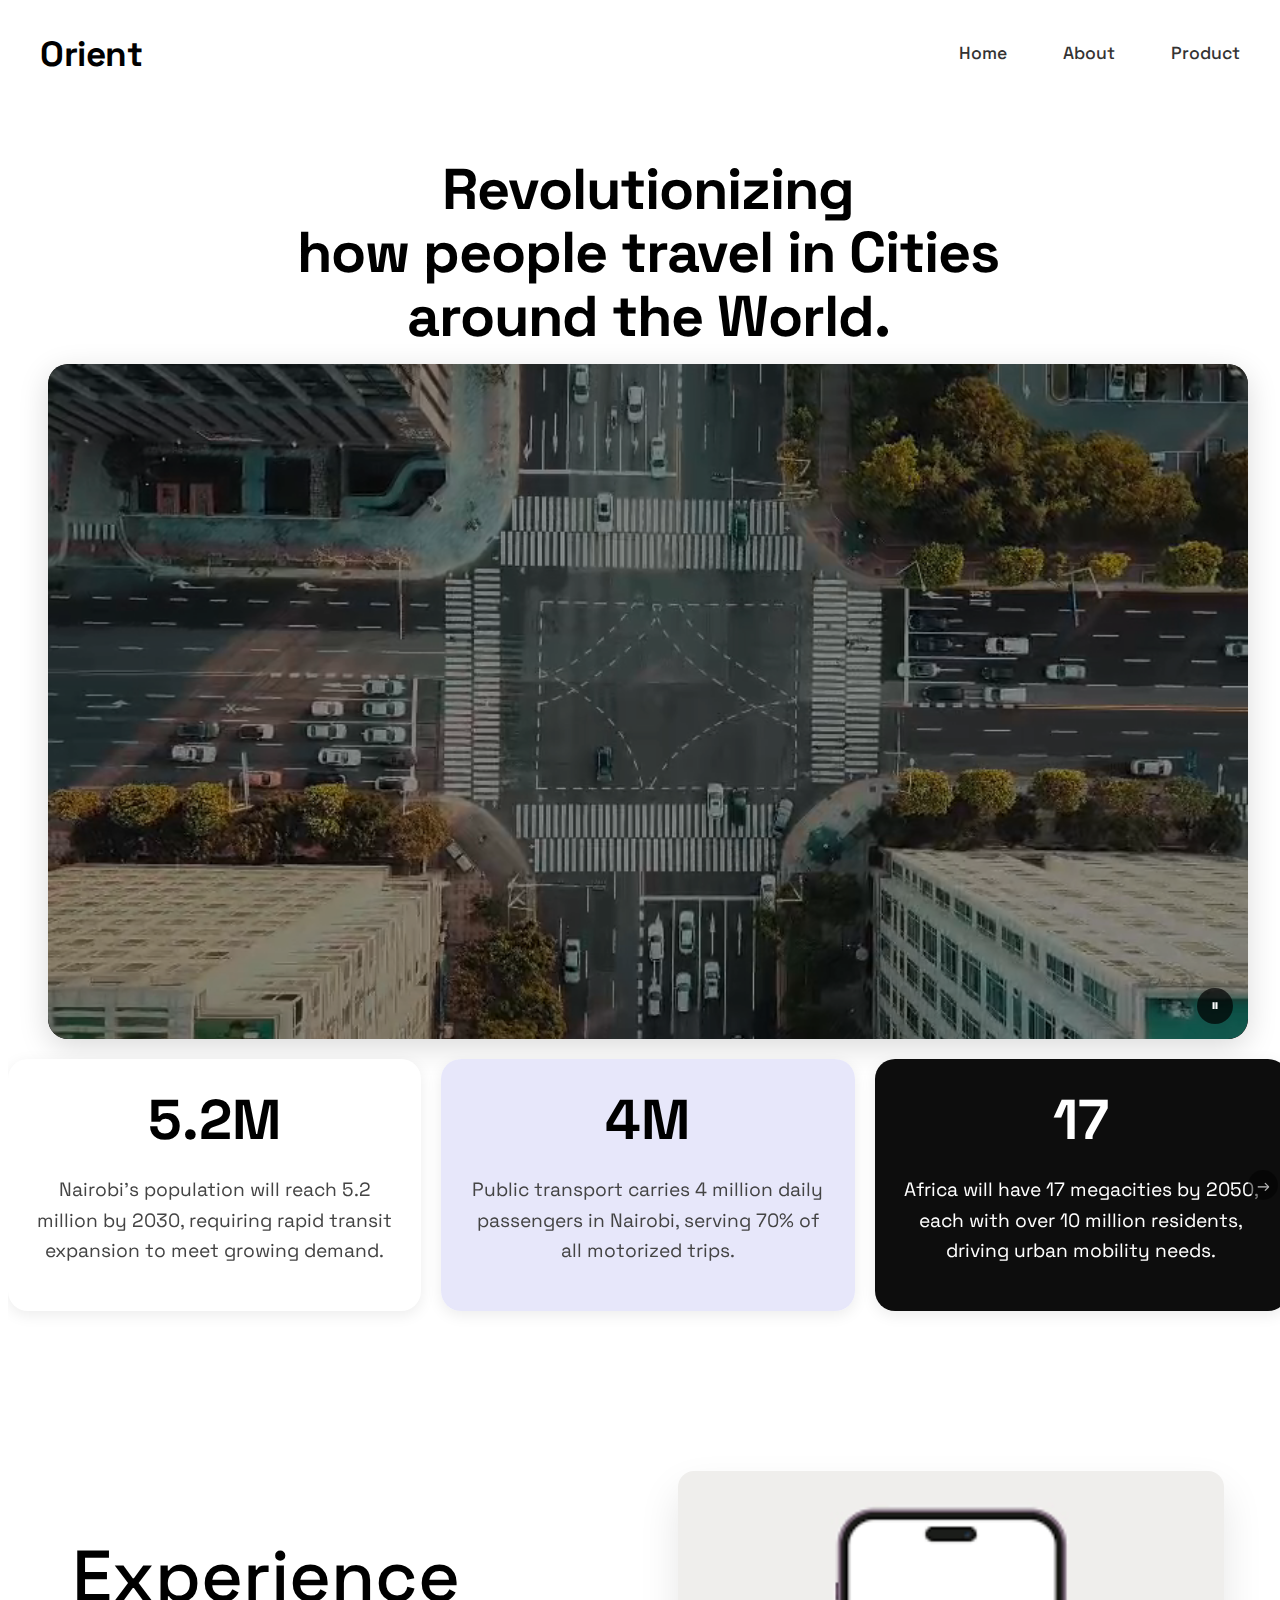
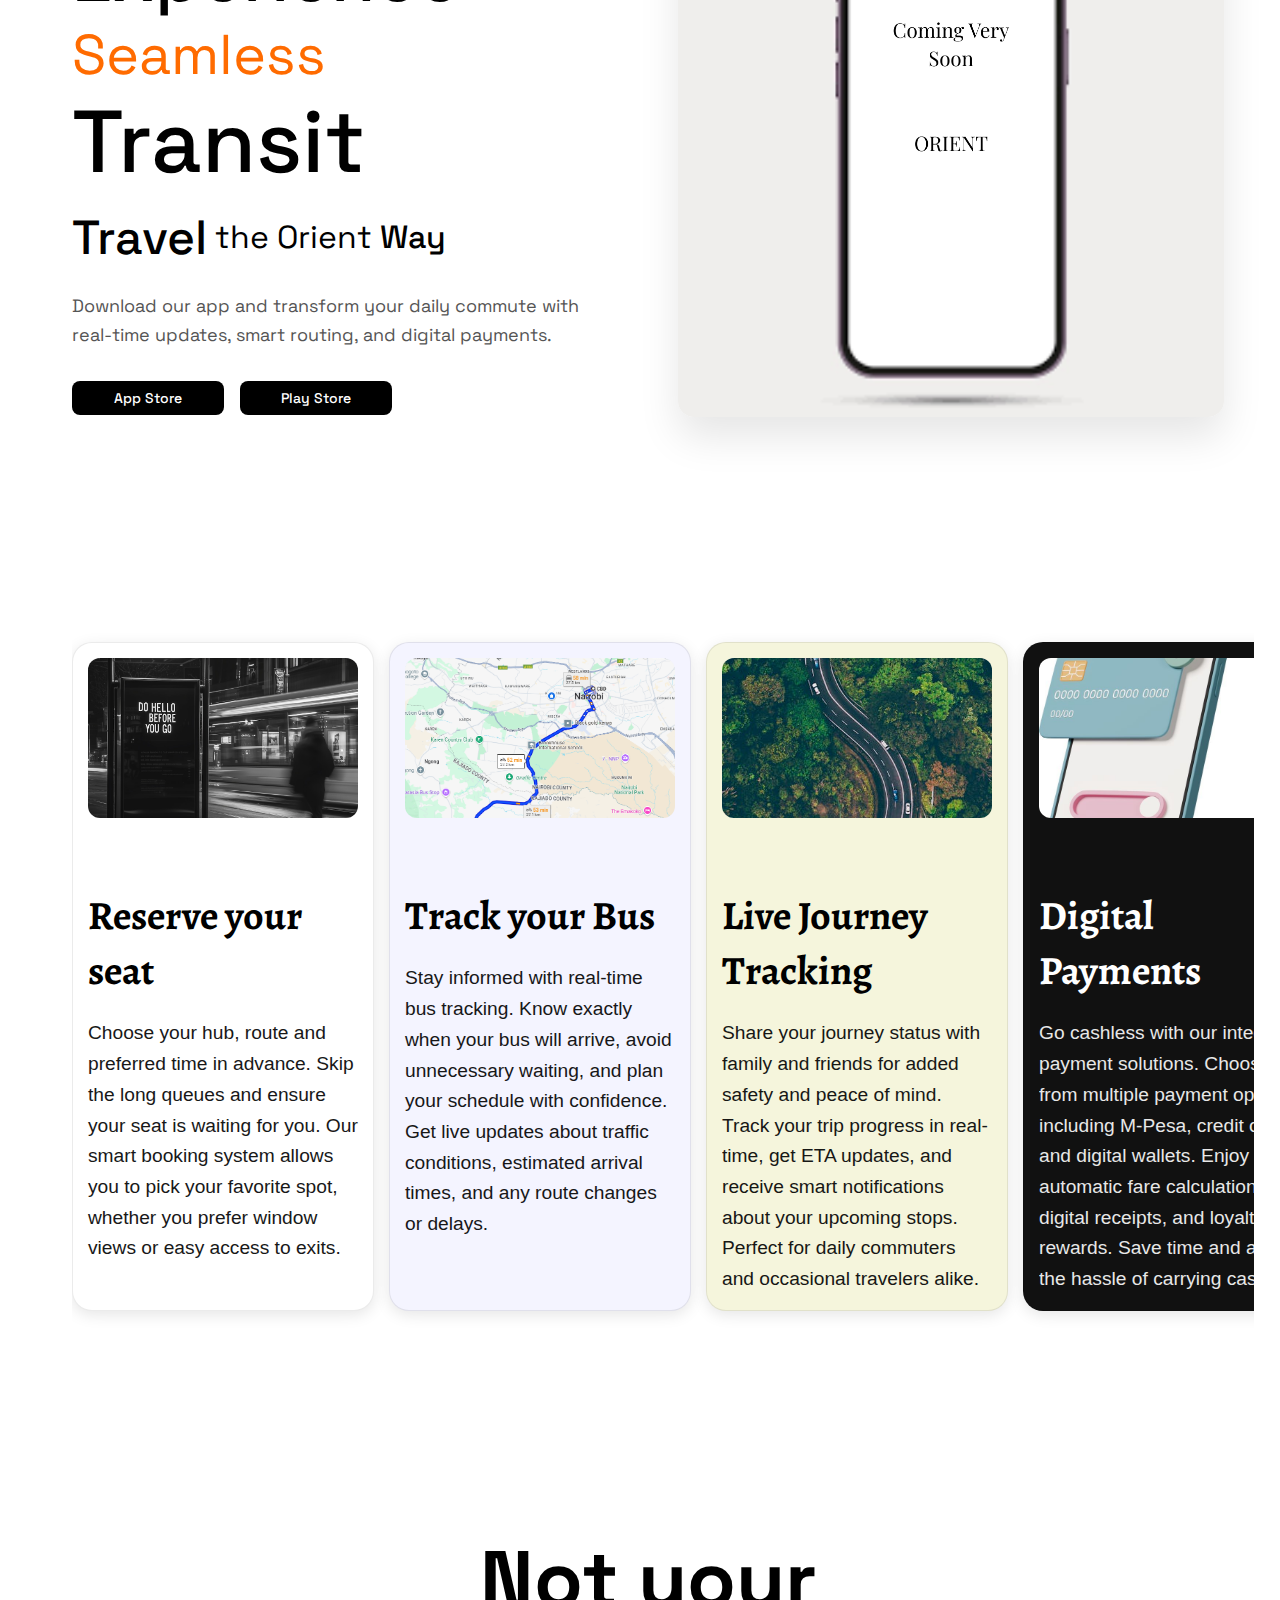
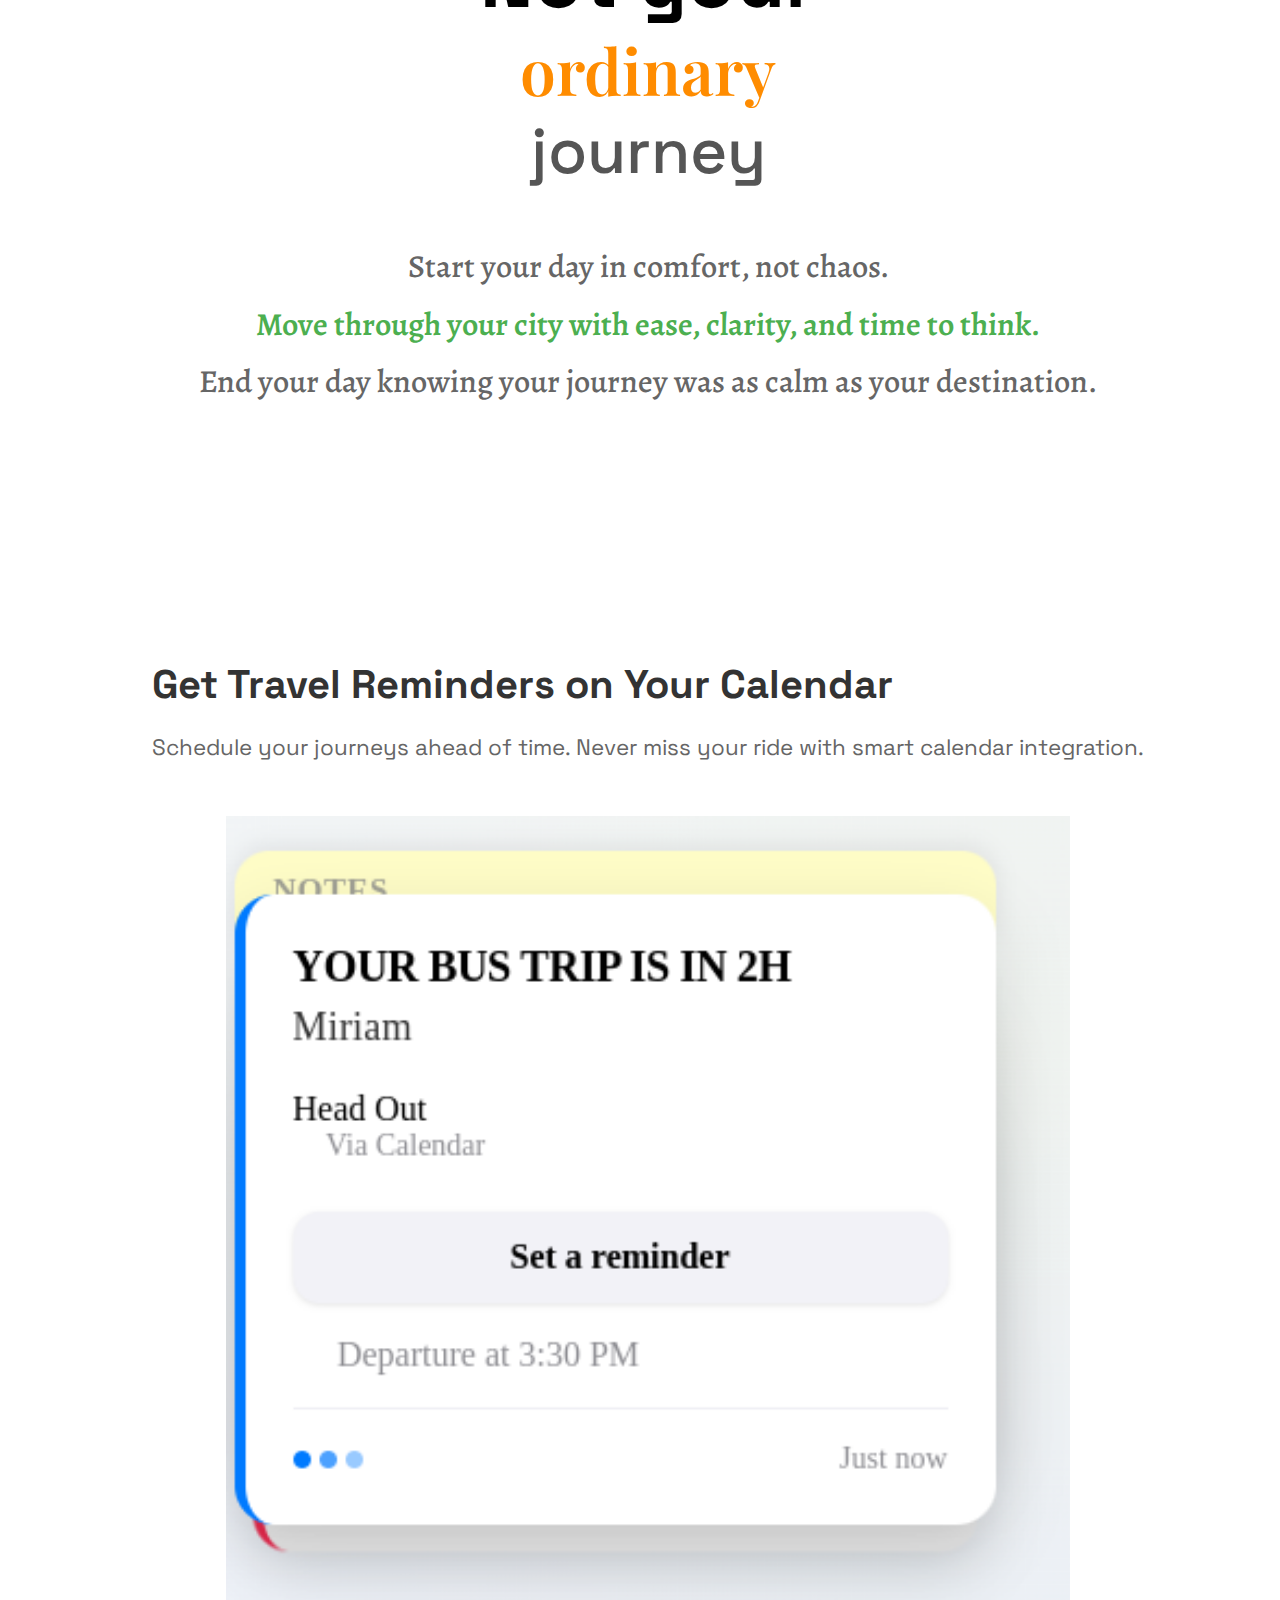
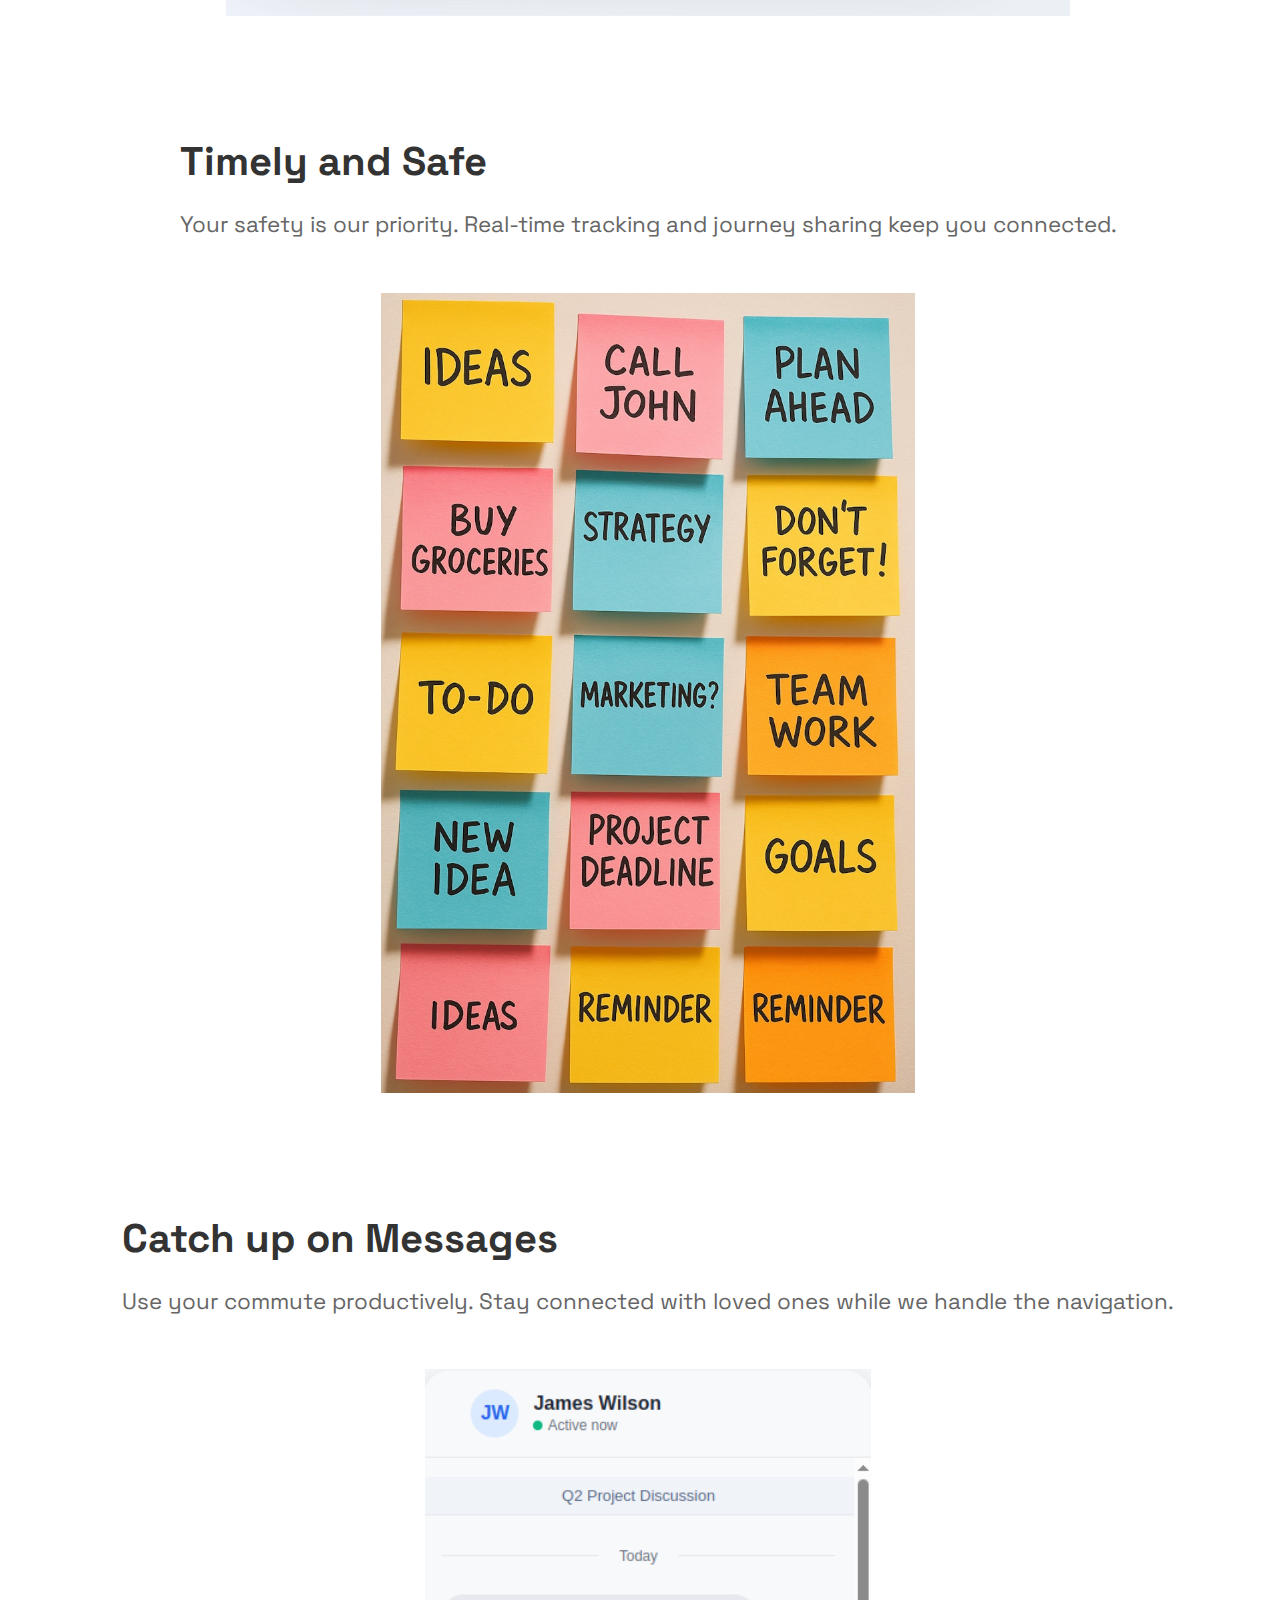
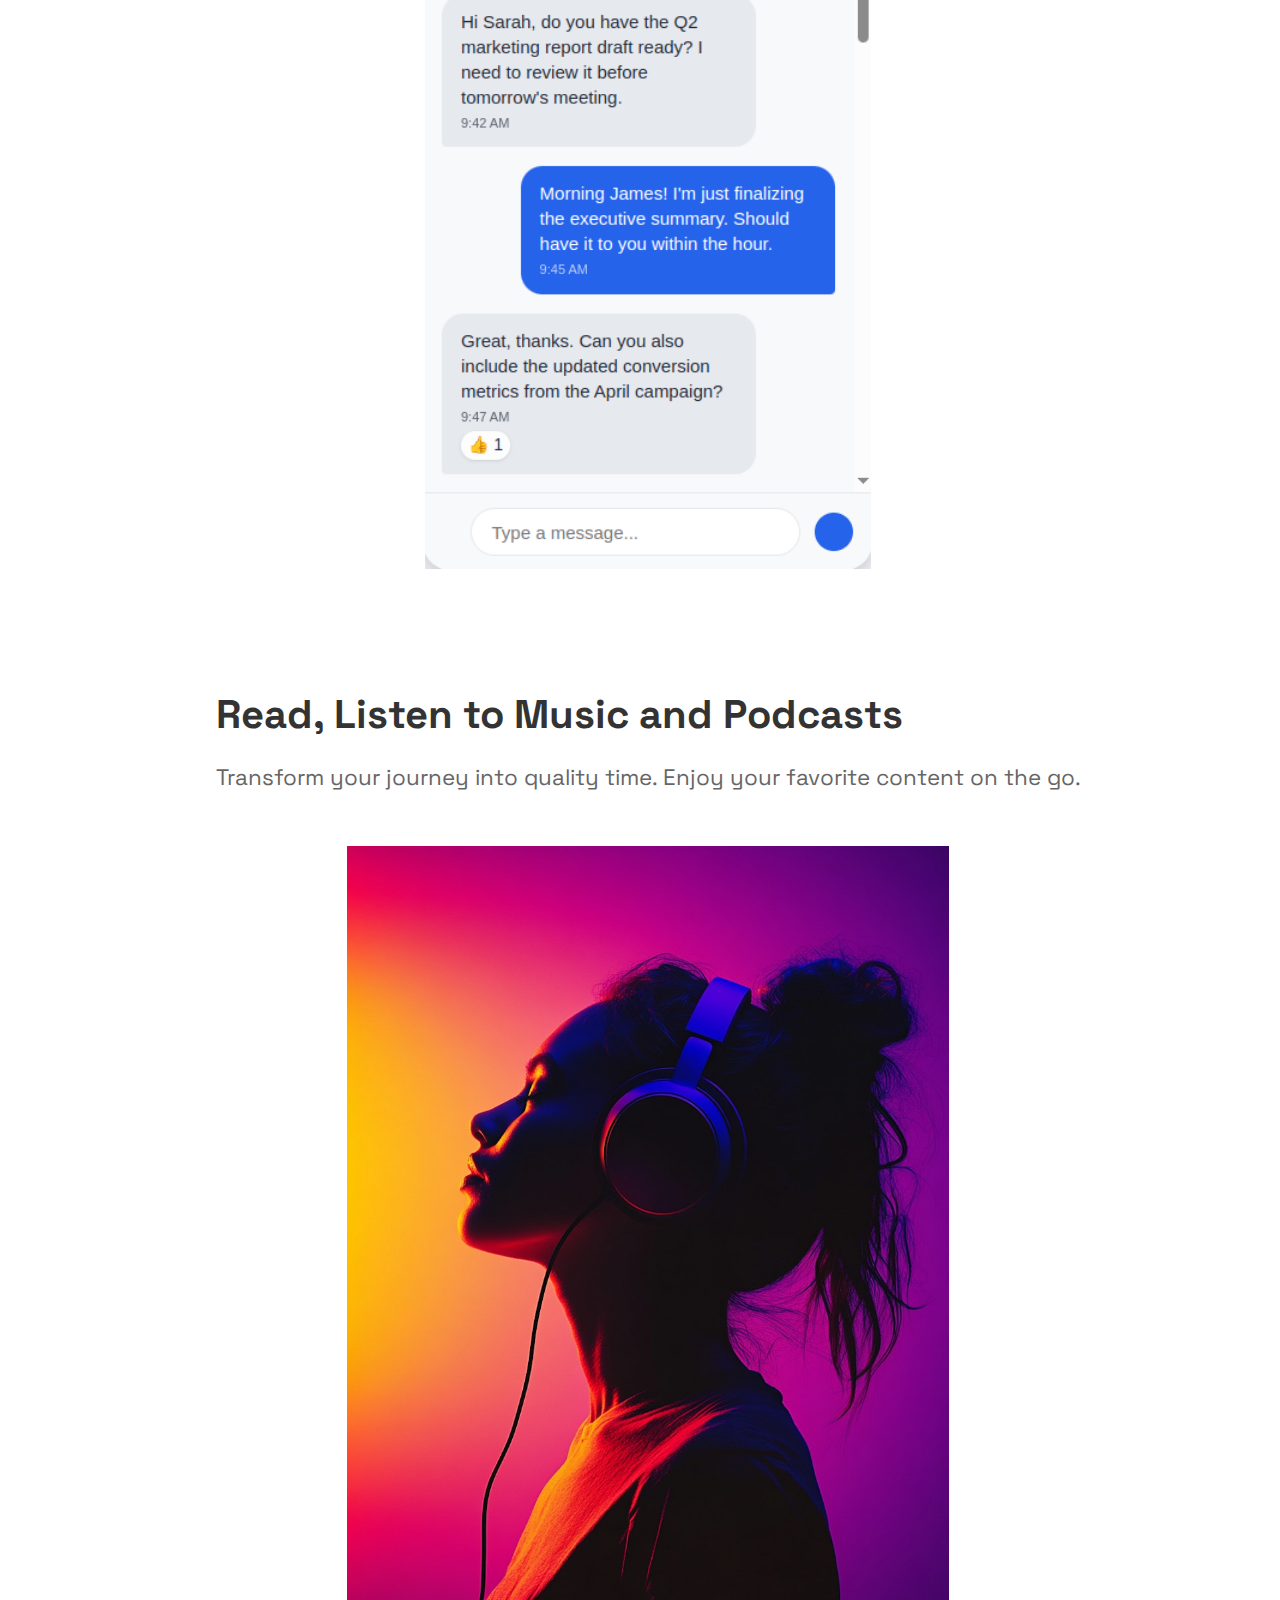
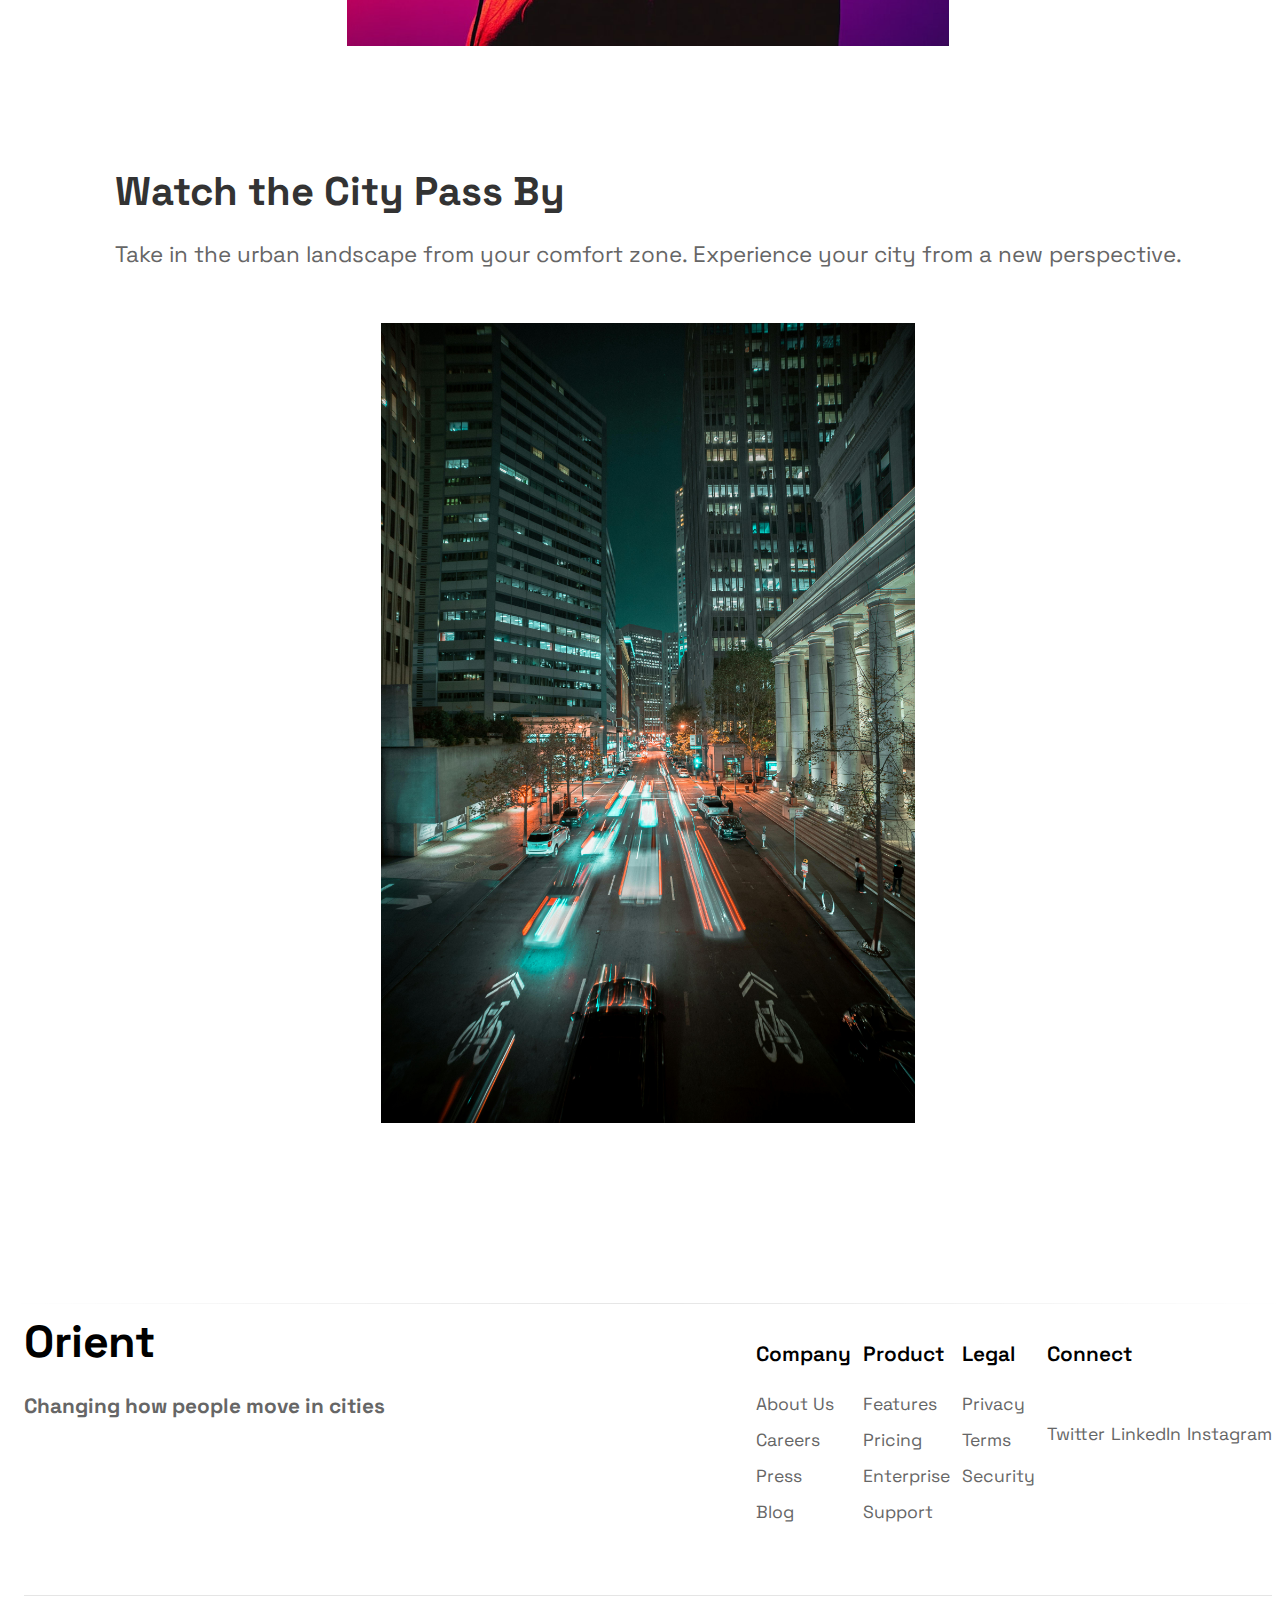
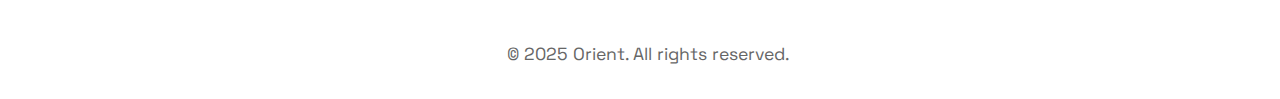
<file: index.html>
<!DOCTYPE html>
    <html lang="en">
    <head>
        <meta charset="UTF-8">
        <meta name="viewport" content="width=device-width, initial-scale=1.0, maximum-scale=1.0, user-scalable=no">
        
        <title>Orient - Changing Cities</title>
        <link rel="preconnect" href="https://fonts.googleapis.com">
        <link rel="preconnect" href="https://fonts.gstatic.com" crossorigin>
        <link href="https://fonts.googleapis.com/css2?family=Playfair+Display:ital,wght@0,400;0,700;1,400&display=swap" rel="stylesheet">
        <link href="https://fonts.googleapis.com/css2?family=Alegreya:wght@400;700&display=swap" rel="stylesheet">
        <link href="https://api.fontshare.com/v2/css?f[]=satoshi@700,500,400&display=swap" rel="stylesheet">
        <link href="https://fonts.googleapis.com/css2?family=Plus+Jakarta+Sans:wght@400;500;600;700;800&display=swap" rel="stylesheet">
        <link href="https://fonts.googleapis.com/css2?family=Space+Grotesk:wght@300;400;500;600;700&display=swap" rel="stylesheet">
        
        <!-- Base styles -->
        <link rel="stylesheet" href="css/desktop.css" media="all">
        <link rel="stylesheet" href="css/app.css" media="all">
        <link rel="stylesheet" href="css/journey.css" media="all">
            
        <!-- Mobile responsive styles (should be last to override other styles) -->
        <link rel="stylesheet" href="css/mobile-responsive.css" media="all">
    </head>
    <body>
        <header class="header">
            <div class="logo">Orient</div>
            <button class="hamburger-menu" aria-label="Menu">
                <span class="hamburger-line"></span>
                <span class="hamburger-line"></span>
                <span class="hamburger-line"></span>
            </button>
            <nav class="menu">
                <a href="index.html" class="menu-item">Home</a>
                <a href="about.html" class="menu-item">About</a>
                <a href="product.html" class="menu-item">Product</a>
                
            </nav>
        </header>

        <section class="hero">
            <div class="hero-content">
                <h1>
                    <div class="title-with-icon">
                        <span class="stylized">Revolutionizing</span>
                    </div>
                    <span class="stylized">how 
                        <span>
                            people
                        </span>
                        travel</span>
                    <span>in Cities around the World.</span>
                </h1>
                <div class="video-container">
                    <video controls autoplay muted loop playsinline class="background-video">
                        <source src="assets/background.mp4" type="video/mp4">
                    </video>
                    <button class="play-pause-btn">⏸</button>
                </div>
                <div class="stats-cards">
                    <div class="stat-card">
                        <div class="stat-number">5.2M</div>
                        <p class="stat-text">Nairobi's population will reach 5.2 million by 2030, requiring rapid transit expansion to meet growing demand.</p>
                    </div>
                    <div class="stat-card">
                        <div class="stat-number">4M</div>
                        <p class="stat-text">Public transport carries 4 million daily passengers in Nairobi, serving 70% of all motorized trips.</p>
                    </div>
                    <div class="stat-card">
                        <div class="stat-number">17</div>
                        <p class="stat-text">Africa will have 17 megacities by 2050, each with over 10 million residents, driving urban mobility needs.</p>
                    </div>
                </div>
            </div>
        </section>

        <section class="app">
            <div class="app-content">
                <div class="app-text">
                    <h1>
                        <span class="stylized">Experience</span>
                        <span class="regular-text highlight-underline">Seamless</span>
                        <span class="italic">Transit</span>
                    </h1>
                    <h2 class="subtitle">
                        <span class="italic">Travel</span>
                        <span class="regular-text">the Orient</span>
                        <span class="stylized">Way</span>
                    </h2>
                    <p>Download our app and transform your daily commute with real-time updates, smart routing, and digital payments.</p>
                    <div class="app-buttons">
                        <a href="#" class="app-button">App Store</a>
                        <a href="#" class="app-button">Play Store</a>
                    </div>
                </div>
                <div class="app-image">
                    <img src="assets/cell.png" alt="Orient App Preview">
                </div>
            </div>
        </section>

        <section class="features">
            <div class="features-grid">
                <div class="feature-card">
                    <img src="assets/reserve.jpg" alt="Reserve Seat" class="feature-image">
                    <h3>Reserve your seat</h3>
                    <p>Choose your hub, route and preferred time in advance. Skip the long queues and ensure your seat is waiting for you. Our smart booking system allows you to pick your favorite spot, whether you prefer window views or easy access to exits.</p>
                </div>
                <div class="feature-card">
                    <img src="assets/track-bus.jpg" alt="Track Bus" class="feature-image">
                    <h3>Track your Bus</h3>
                    <p>Stay informed with real-time bus tracking. Know exactly when your bus will arrive, avoid unnecessary waiting, and plan your schedule with confidence. Get live updates about traffic conditions, estimated arrival times, and any route changes or delays.</p>
                </div>
                <div class="feature-card">
                    <img src="assets/live-tracking.jpg" alt="Live Journey" class="feature-image">
                    <h3>Live Journey Tracking</h3>
                    <p>Share your journey status with family and friends for added safety and peace of mind. Track your trip progress in real-time, get ETA updates, and receive smart notifications about your upcoming stops. Perfect for daily commuters and occasional travelers alike.</p>
                </div>
                <div class="feature-card">
                    <img src="assets/payment.png" alt="Digital Payment" class="feature-image">
                    <h3>Digital Payments</h3>
                    <p>Go cashless with our integrated payment solutions. Choose from multiple payment options including M-Pesa, credit cards, and digital wallets. Enjoy automatic fare calculations, digital receipts, and loyalty rewards. Save time and avoid the hassle of carrying cash.</p>
                </div>
            </div>
        </section>
        
        <section class="journey">
            <h1>
                <span class="stylized">Not your</span>
                <span class="regular-text highlight-orange">ordinary</span>
                <span class="italic">journey</span>
            </h1>
            <p class="journey-intro">Start your day in comfort, not chaos. <br>
                <span class="highlight-green">Move through your city with ease, clarity, and time to think.</span> <br> End your day knowing your journey was as calm as your destination.</p>
        </section>
        
        <section class="ux-features">
            <div class="ux-feature">
                <img src="assets/reminder.jpg" alt="Calendar Integration" class="ux-img">
                <div class="ux-text">
                    <h3>Get Travel Reminders on Your Calendar</h3>
                    <p>Schedule your journeys ahead of time. Never miss your ride with smart calendar integration.</p>
                </div>
            </div>
            <div class="ux-feature">
                <div class="ux-text">
                    <h3>Timely and Safe</h3>
                    <p>Your safety is our priority. Real-time tracking and journey sharing keep you connected.</p>
                </div>
                <img src="assets/safety.jpg" alt="Safety Features" class="ux-img">
            </div>
            <div class="ux-feature">
                <img src="assets/messages.jpg" alt="Messaging" class="ux-img">
                <div class="ux-text">
                    <h3>Catch up on Messages</h3>
                    <p>Use your commute productively. Stay connected with loved ones while we handle the navigation.</p>
                </div>
            </div>
            <div class="ux-feature">
                <div class="ux-text">
                    <h3>Read, Listen to Music and Podcasts</h3>
                    <p>Transform your journey into quality time. Enjoy your favorite content on the go.</p>
                </div>
                <img src="assets/music.jpg" alt="Entertainment" class="ux-img">
            </div>
            <div class="ux-feature">
                <img src="assets/cities.jpg" alt="City View" class="ux-img">
                <div class="ux-text">
                    <h3>Watch the City Pass By</h3>
                    <p>Take in the urban landscape from your comfort zone. Experience your city from a new perspective.</p>
                </div>
            </div>
        </section>

        <div class="scroll-indicator" id="scrollToTop"></div>

        <footer class="footer">
            <div class="footer-content">
                <div class="footer-brand">
                    <div class="footer-logo">Orient</div>
                    <p class="footer-tagline">Changing how people move in cities</p>
                </div>
                <div class="footer-links">
                    <div class="footer-column">
                        <h4>Company</h4>
                        <a href="about.html">About Us</a>
                        <a href="#">Careers</a>
                        <a href="#">Press</a>
                        <a href="blog.html">Blog</a>
                    </div>
                    <div class="footer-column">
                        <h4>Product</h4>
                        <a href="product.html">Features</a>
                        <a href="#">Pricing</a>
                        <a href="#">Enterprise</a>
                        <a href="#">Support</a>
                    </div>
                    <div class="footer-column">
                        <h4>Legal</h4>
                        <a href="#">Privacy</a>
                        <a href="#">Terms</a>
                        <a href="#">Security</a>
                    </div>
                    <div class="footer-column">
                        <h4>Connect</h4>
                        <div class="social-links">
                            <a href="#" class="social-link">Twitter</a>
                            <a href="#" class="social-link">LinkedIn</a>
                            <a href="#" class="social-link">Instagram</a>
                        </div>
                    </div>
                </div>
            </div>
            <div class="footer-bottom">
                <p>&copy; 2025 Orient. All rights reserved.</p>
            </div>
        </footer>

        <script>
            document.addEventListener('DOMContentLoaded', function() {
                // Handle scroll indicator for stat cards
                const statsCards = document.querySelector('.stats-cards');
                
                if (statsCards) {
                    // Add scroll event listener
                    statsCards.addEventListener('scroll', function() {
                        if (statsCards.scrollLeft > 20) {
                            statsCards.classList.add('scrolled');
                        } else {
                            statsCards.classList.remove('scrolled');
                        }
                    });
                    
                    // Add touch events for better mobile interaction
                    let touchStartX = 0;
                    let touchEndX = 0;
                    
                    statsCards.addEventListener('touchstart', function(e) {
                        touchStartX = e.changedTouches[0].screenX;
                    }, false);
                    
                    statsCards.addEventListener('touchend', function(e) {
                        touchEndX = e.changedTouches[0].screenX;
                        handleSwipe();
                    }, false);
                    
                    function handleSwipe() {
                        const swipeThreshold = 50;
                        const diff = touchStartX - touchEndX;
                        
                        if (Math.abs(diff) > swipeThreshold) {
                            if (diff > 0) {
                                // Swipe left
                                statsCards.scrollBy({
                                    left: 300,
                                    behavior: 'smooth'
                                });
                            } else {
                                // Swipe right
                                statsCards.scrollBy({
                                    left: -300,
                                    behavior: 'smooth'
                                });
                            }
                        }
                    }
                }
                
                // Menu functionality
                const hamburgerMenu = document.querySelector('.hamburger-menu');
                const menu = document.querySelector('.menu');
                const body = document.body;

                hamburgerMenu.addEventListener('click', function() {
                    hamburgerMenu.classList.toggle('active');
                    menu.classList.toggle('active');
                });

                // Close menu when clicking outside
                document.addEventListener('click', (e) => {
                    if (menu.classList.contains('active') && 
                        !menu.contains(e.target) && 
                        !hamburgerMenu.contains(e.target)) {
                        menu.classList.remove('active');
                        body.classList.remove('menu-open');
                    }
                });

                // Video controls
                const video = document.querySelector('.background-video');
                const playPauseBtn = document.querySelector('.play-pause-btn');
                
                playPauseBtn.addEventListener('click', () => {
                    if (video.paused) {
                        playPauseBtn.textContent = '⏸';
                        video.play();
                    } else {
                        playPauseBtn.textContent = '▶';
                        video.pause();
                    }
                });

                // Scroll to top functionality
                const scrollToTopBtn = document.getElementById('scrollToTop');
                
                window.addEventListener('scroll', () => {
                    if (window.pageYOffset > 300) {
                        scrollToTopBtn.classList.add('visible');
                    } else {
                        scrollToTopBtn.classList.remove('visible');
                    }
                });
                
                scrollToTopBtn.addEventListener('click', () => {
                    window.scrollTo({
                        top: 0,
                        behavior: 'smooth'
                    });
                });

                
                const scrollableContainers = document.querySelectorAll('.stats-cards, .features-grid');
                
                scrollableContainers.forEach(container => {
                 
                    if (window.innerWidth <= 768) {
                      
                        if (container.scrollWidth > container.clientWidth) {
                           
                            
                            // Add touch indication (subtle bounce animation)
                            container.classList.add('scrollable');
                            
                            // Hide indicator once user has scrolled
                            container.addEventListener('scroll', () => {
                                if (container.scrollLeft > 20) {
                                    // Check if we need to hide the indicator
                                    const indicator = container.querySelector('.scroll-indicator');
                                    if (indicator) {
                                        indicator.style.opacity = '0';
                                        setTimeout(() => {
                                            indicator.remove();
                                        }, 300);
                                    }
                                }
                            });
                        }
                    }
                });

                // Fix for iOS momentum scrolling issues
                document.addEventListener('touchmove', (e) => {
                    // Allow default behavior for scrollable elements
                    const target = e.target;
                    const scrollable = target.closest('.stats-cards, .features-grid');
                    if (scrollable && scrollable.scrollWidth > scrollable.clientWidth) {
                        e.stopPropagation();
                    }
                }, { passive: true });
            });
        </script>
    </body>
    </html>
</file>
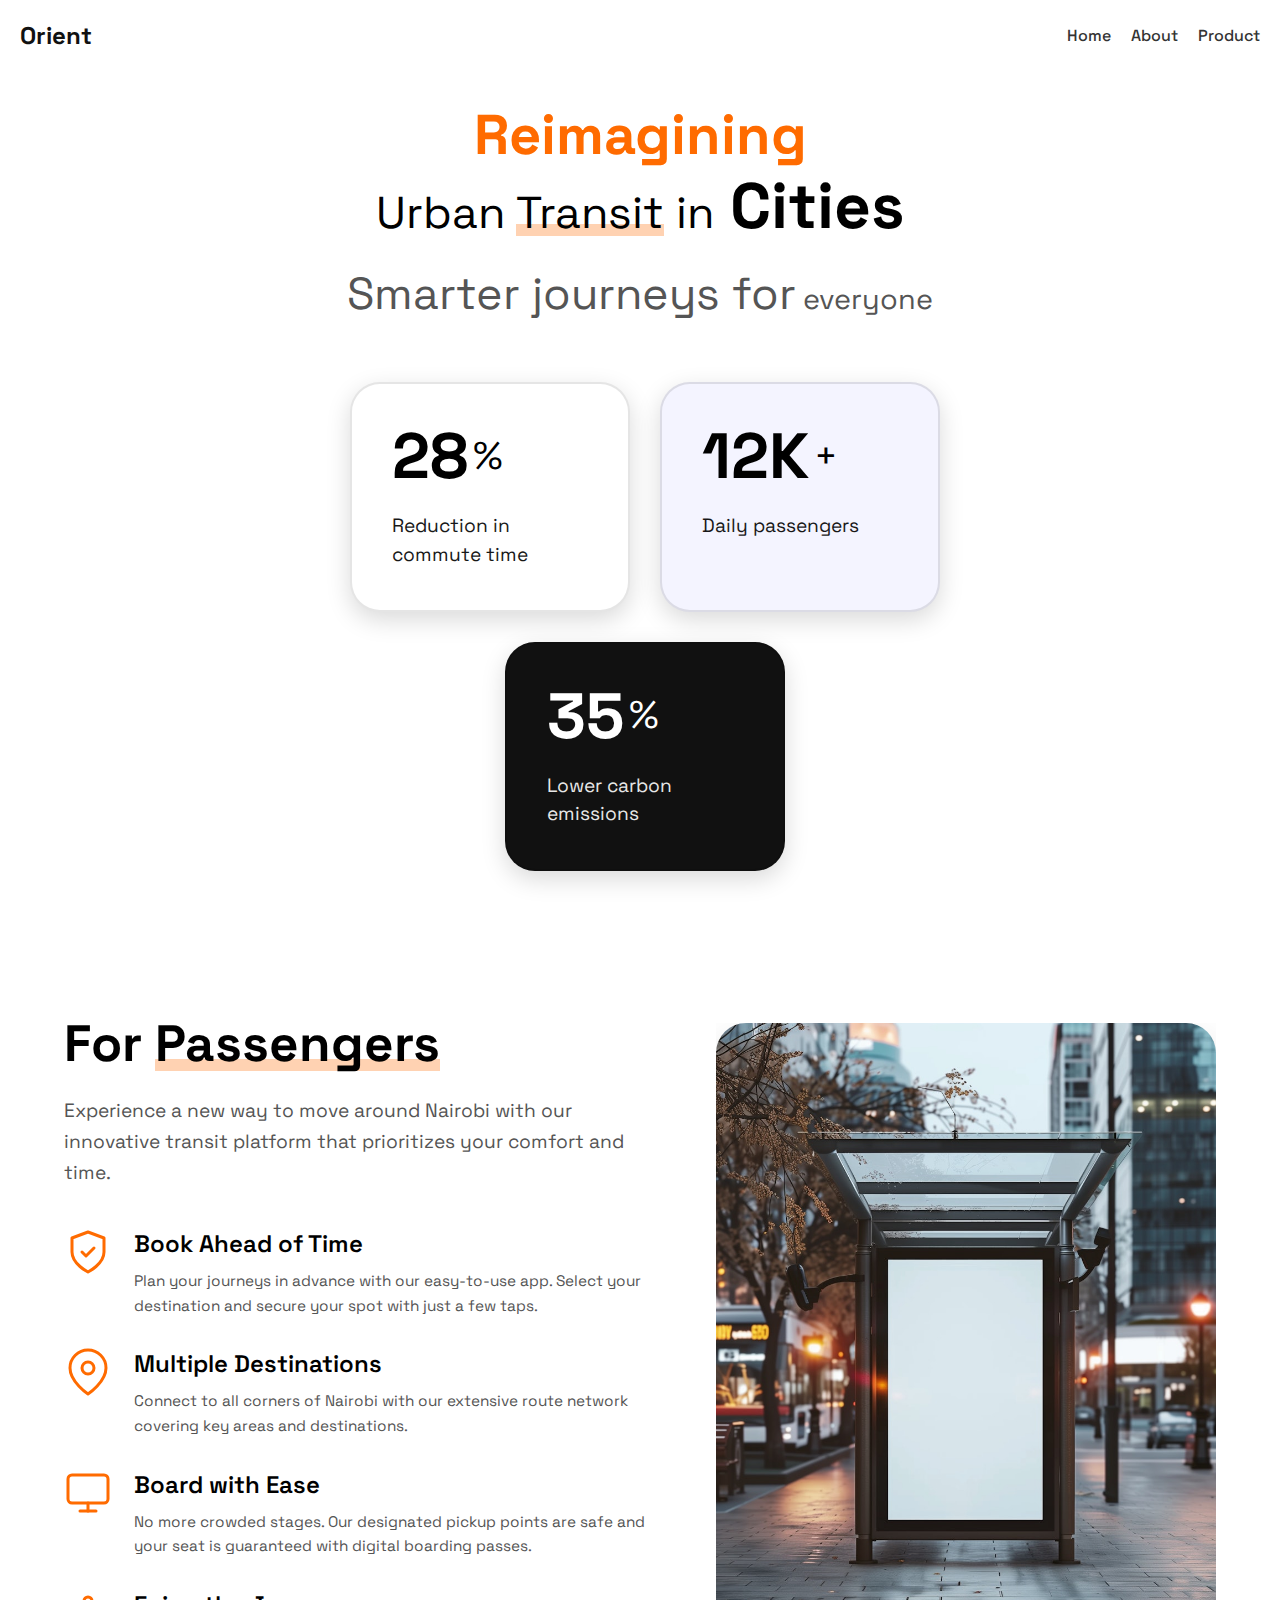
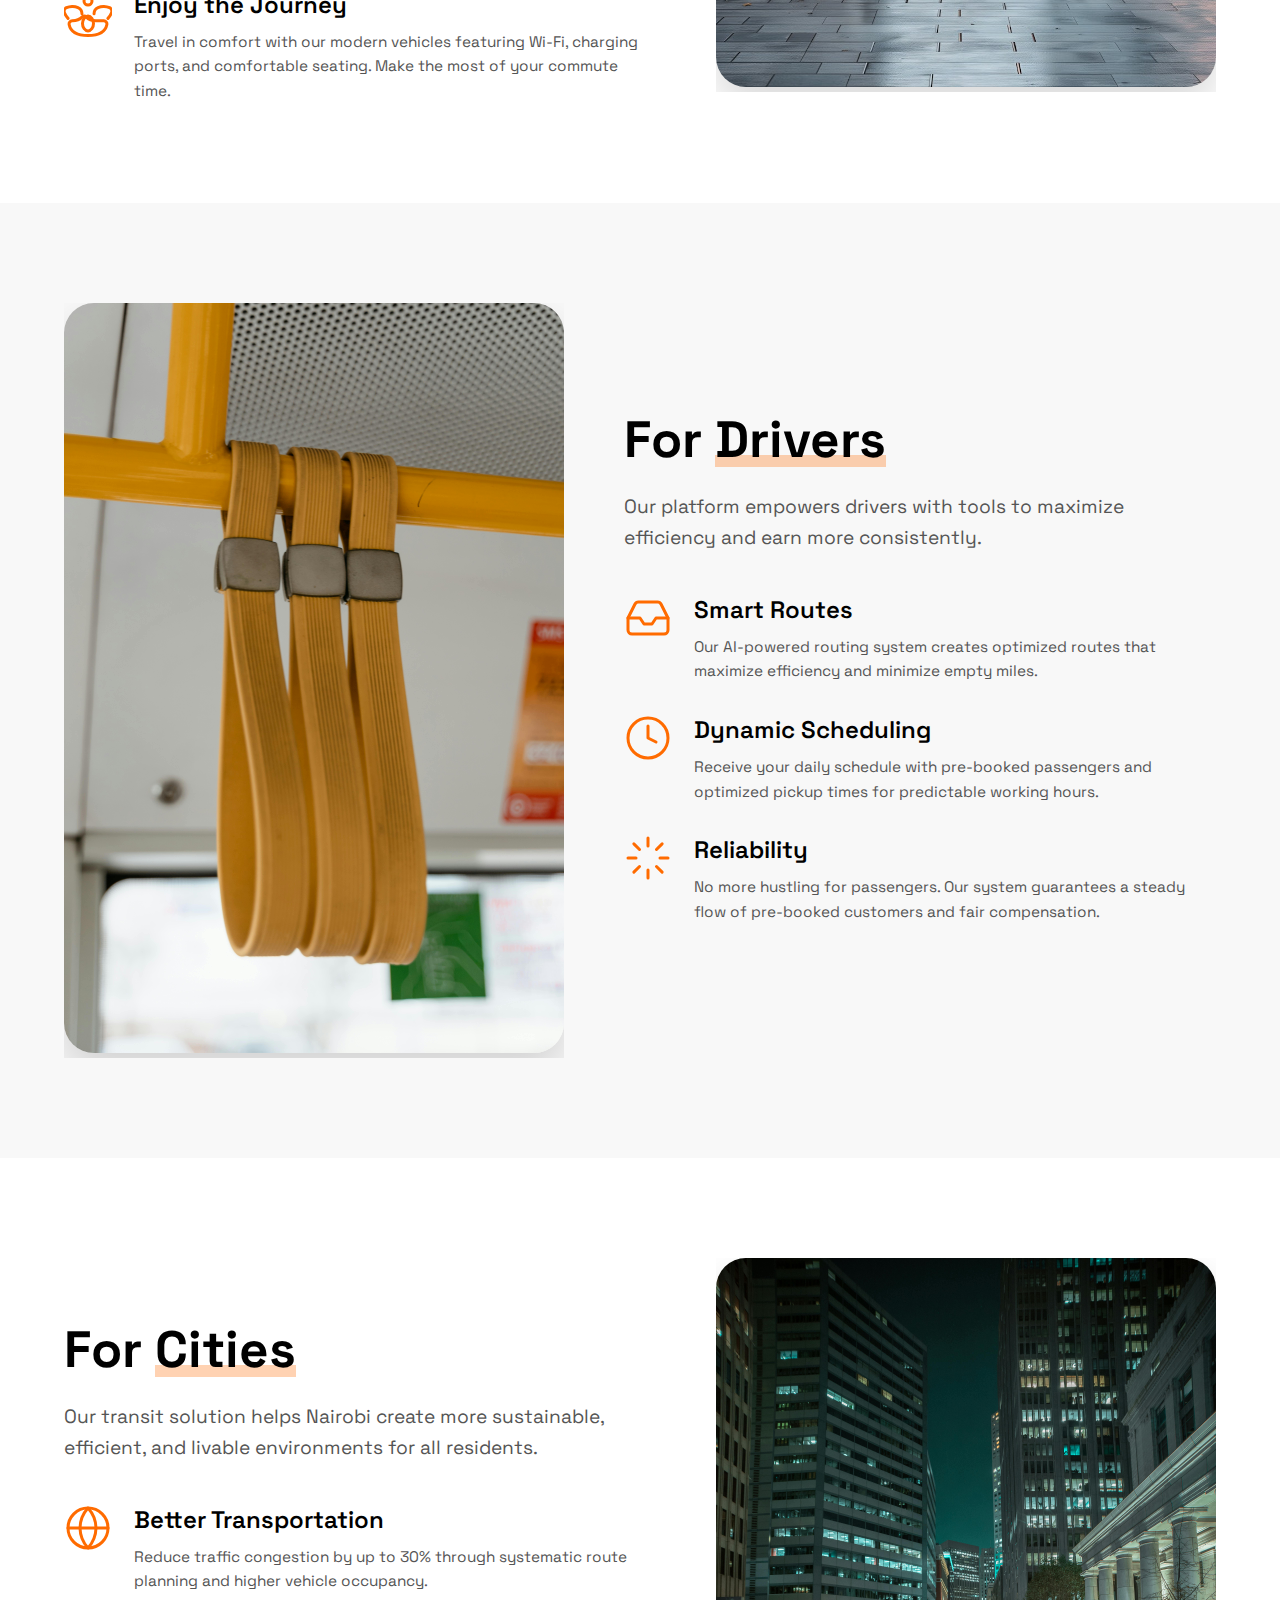
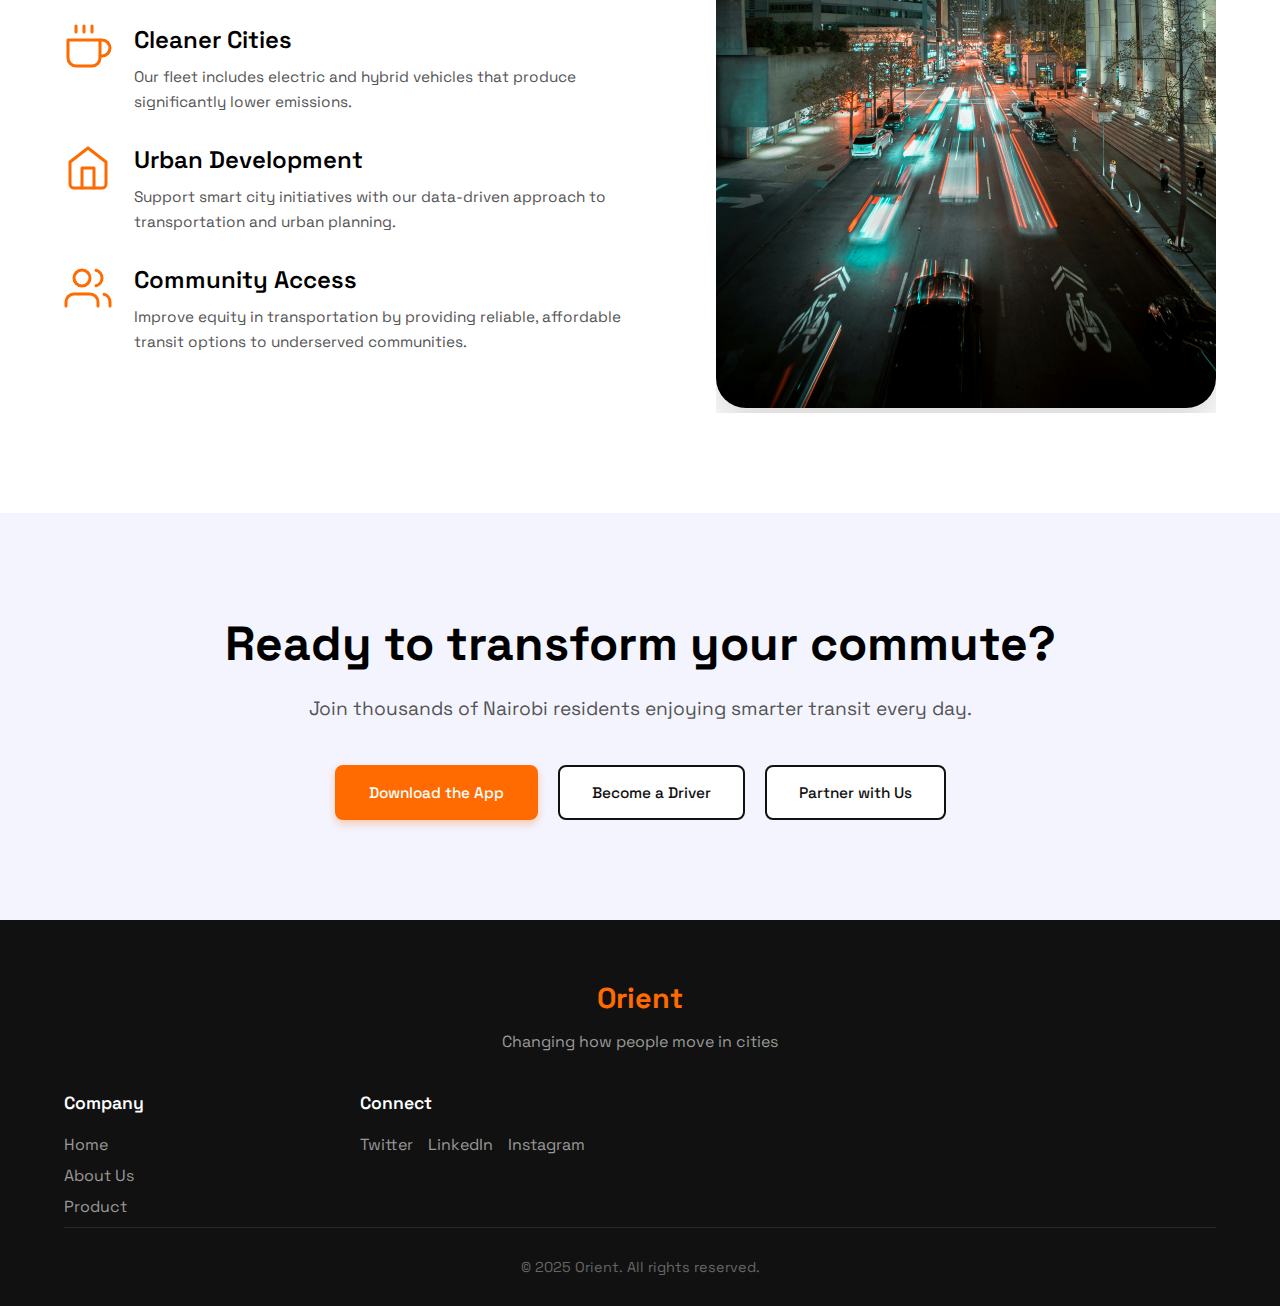
<file: product.html>
<!DOCTYPE html>
<html lang="en">
<head>
    <meta charset="UTF-8">
    <meta name="viewport" content="width=device-width, initial-scale=1.0">
    <title>Our Product | Orient</title>
    

    <link rel="stylesheet" href="css/product.css">
    <link rel="preconnect" href="https://fonts.googleapis.com">
    <link rel="preconnect" href="https://fonts.gstatic.com" crossorigin>
    <link href="https://fonts.googleapis.com/css2?family=Space+Grotesk:wght@300;400;500;600;700&display=swap" rel="stylesheet">
</head>
<body>
    <header class="header">
        <div class="logo">Orient</div>
        <a href="javascript:void(0);" class="menu-icon" onclick="toggleSidebar()">
            <img src="assets/menu.png" alt="Menu Icon" />
        </a>
        <nav class="menu">
            <a href="index.html" class="menu-item">Home</a>
            <a href="about.html" class="menu-item">About</a>
            <a href="product.html" class="menu-item">Product</a>
        </nav>
    </header>

    <!-- Sidebar -->
    <div class="sidebar" id="sidebar">
        <a href="index.html" class="sidebar-item">Home</a>
        <a href="about.html" class="sidebar-item">About</a>
        <a href="product.html" class="sidebar-item">Product</a>
        <a href="javascript:void(0);" class="closebtn" onclick="toggleSidebar()">×</a>
    </div>

    <section class="product-hero">
        <div class="product-hero-content">
            <h1>
                <span class="stylized">Reimagining</span>
                <span class="regular-text">Urban <span class="highlight-underline">Transit</span> in</span>
               Cities
            </h1>
            <div class="subtitle">
                <span class="regular-text">Smarter journeys for</span>
                everyone
            </div>
        </div>
        <div class="product-stats">
            <div class="product-stat">
                <div class="stat-number">28<span class="stat-symbol">%</span></div>
                <p class="stat-text">Reduction in commute time</p>
            </div>
            <div class="product-stat">
                <div class="stat-number">12K<span class="stat-symbol">+</span></div>
                <p class="stat-text">Daily passengers</p>
            </div>
            <div class="product-stat">
                <div class="stat-number">35<span class="stat-symbol">%</span></div>
                <p class="stat-text">Lower carbon emissions</p>
            </div>
        </div>
    </section>

    <!-- Section 1: For Passengers -->
    <section class="product-section passenger-section">
        <div class="section-content">
            <div class="section-text">
                <h2>For <span class="highlight-underline">Passengers</span></h2>
                <p class="section-description">Experience a new way to move around Nairobi with our innovative transit platform that prioritizes your comfort and time.</p>
                
                <div class="feature-list">
                    <div class="feature-item">
                        <div class="feature-icon">
                            <svg viewBox="0 0 24 24" width="48" height="48" stroke="#FF6B00" stroke-width="1.5" fill="none" stroke-linecap="round" stroke-linejoin="round">
                                <path d="M12 22s8-4 8-10V5l-8-3-8 3v7c0 6 8 10 8 10z"></path>
                                <path d="M9 12l2 2 4-4"></path>
                            </svg>
                        </div>
                        <div class="feature-detail">
                            <h3>Book Ahead of Time</h3>
                            <p>Plan your journeys in advance with our easy-to-use app. Select your destination and secure your spot with just a few taps.</p>
                        </div>
                    </div>
                    
                    <div class="feature-item">
                        <div class="feature-icon">
                            <svg viewBox="0 0 24 24" width="48" height="48" stroke="#FF6B00" stroke-width="1.5" fill="none" stroke-linecap="round" stroke-linejoin="round">
                                <path d="M21 10c0 7-9 13-9 13s-9-6-9-13a9 9 0 0118 0z"></path>
                                <circle cx="12" cy="10" r="3"></circle>
                            </svg>
                        </div>
                        <div class="feature-detail">
                            <h3>Multiple Destinations</h3>
                            <p>Connect to all corners of Nairobi with our extensive route network covering key areas and destinations.</p>
                        </div>
                    </div>
                    
                    <div class="feature-item">
                        <div class="feature-icon">
                            <svg viewBox="0 0 24 24" width="48" height="48" stroke="#FF6B00" stroke-width="1.5" fill="none" stroke-linecap="round" stroke-linejoin="round">
                                <rect x="2" y="3" width="20" height="14" rx="2" ry="2"></rect>
                                <line x1="8" y1="21" x2="16" y2="21"></line>
                                <line x1="12" y1="17" x2="12" y2="21"></line>
                            </svg>
                        </div>
                        <div class="feature-detail">
                            <h3>Board with Ease</h3>
                            <p>No more crowded stages. Our designated pickup points are safe and your seat is guaranteed with digital boarding passes.</p>
                        </div>
                    </div>
                    
                    <div class="feature-item">
                        <div class="feature-icon">
                            <svg viewBox="0 0 24 24" width="48" height="48" stroke="#FF6B00" stroke-width="1.5" fill="none" stroke-linecap="round" stroke-linejoin="round">
                                <path d="M12 20.94c1.5 0 2.75-1.65 2.75-3.69 0-2.04-1.25-3.69-2.75-3.69-1.5 0-2.75 1.65-2.75 3.69 0 2.04 1.25 3.69 2.75 3.69Z"></path>
                                <path d="M19.9 15.91c.96-.02 1.74.9 1.55 1.83-.75 3.77-4.47 5.5-9.45 5.5-4.98 0-8.7-1.73-9.45-5.5-.19-.93.59-1.85 1.55-1.83 1.54.03 3.68-.57 5.04-1.95.57-.57 1.35-.57 1.91 0 1.36 1.38 3.5 1.98 5.04 1.95Z"></path>
                                <path d="M15.02 12.33c0-1.32.78-2.54 2-3.07.94-.42 1.95-.61 2.97-.56.97.05 1.92.28 2.78.67.97.45 1.4 1.62.93 2.68-.48 1.09-1.06 1.97-1.71 2.65"></path>
                                <path d="M8.98 12.33c0-1.32-.78-2.54-2-3.07-.94-.42-1.95-.61-2.97-.56-.97.05-1.92.28-2.78.67-.97.45-1.4 1.62-.93 2.68.48 1.09 1.06 1.97 1.71 2.65"></path>
                                <path d="M12 8c1.1 0 2-.9 2-2s-.9-2-2-2-2 .9-2 2 .9 2 2 2Z"></path>
                            </svg>
                        </div>
                        <div class="feature-detail">
                            <h3>Enjoy the Journey</h3>
                            <p>Travel in comfort with our modern vehicles featuring Wi-Fi, charging ports, and comfortable seating. Make the most of your commute time.</p>
                        </div>
                    </div>
                </div>
            </div>
            <div class="section-image">
                <img src="assets/passenger.jpeg" alt="Passenger using the transit app and boarding a vehicle">
            </div>
        </div>
    </section>

    <!-- Section 2: For Drivers -->
    <section class="product-section driver-section">
        <div class="section-content reversed">
            <div class="section-text">
                <h2>For <span class="highlight-underline">Drivers</span></h2>
                <p class="section-description">Our platform empowers drivers with tools to maximize efficiency and earn more consistently.</p>
                
                <div class="feature-list">
                    <div class="feature-item">
                        <div class="feature-icon">
                            <svg viewBox="0 0 24 24" width="48" height="48" stroke="#FF6B00" stroke-width="1.5" fill="none" stroke-linecap="round" stroke-linejoin="round">
                                <polyline points="22 12 16 12 14 15 10 15 8 12 2 12"></polyline>
                                <path d="M5.45 5.11L2 12v6a2 2 0 0 0 2 2h16a2 2 0 0 0 2-2v-6l-3.45-6.89A2 2 0 0 0 16.76 4H7.24a2 2 0 0 0-1.79 1.11z"></path>
                            </svg>
                        </div>
                        <div class="feature-detail">
                            <h3>Smart Routes</h3>
                            <p>Our AI-powered routing system creates optimized routes that maximize efficiency and minimize empty miles.</p>
                        </div>
                    </div>
                    
                    <div class="feature-item">
                        <div class="feature-icon">
                            <svg viewBox="0 0 24 24" width="48" height="48" stroke="#FF6B00" stroke-width="1.5" fill="none" stroke-linecap="round" stroke-linejoin="round">
                                <circle cx="12" cy="12" r="10"></circle>
                                <polyline points="12 6 12 12 16 14"></polyline>
                            </svg>
                        </div>
                        <div class="feature-detail">
                            <h3>Dynamic Scheduling</h3>
                            <p>Receive your daily schedule with pre-booked passengers and optimized pickup times for predictable working hours.</p>
                        </div>
                    </div>
                    
                    <div class="feature-item">
                        <div class="feature-icon">
                            <svg viewBox="0 0 24 24" width="48" height="48" stroke="#FF6B00" stroke-width="1.5" fill="none" stroke-linecap="round" stroke-linejoin="round">
                                <path d="M12 2v4M12 18v4M4.93 4.93l2.83 2.83M16.24 16.24l2.83 2.83M2 12h4M18 12h4M4.93 19.07l2.83-2.83M16.24 7.76l2.83-2.83"></path>
                            </svg>
                        </div>
                        <div class="feature-detail">
                            <h3>Reliability</h3>
                            <p>No more hustling for passengers. Our system guarantees a steady flow of pre-booked customers and fair compensation.</p>
                        </div>
                    </div>
                    
                    <div class="feature-item">
                        
                       
                    </div>
                </div>
            </div>
            <div class="section-image">
                <img src="assets/buses.jpg" alt="Buses that move the City">
            </div>
        </div>
    </section>

    <!-- Section 3: For Cities -->
    <section class="product-section city-section">
        <div class="section-content">
            <div class="section-text">
                <h2>For <span class="highlight-underline">Cities</span></h2>
                <p class="section-description">Our transit solution helps Nairobi create more sustainable, efficient, and livable environments for all residents.</p>
                
                <div class="feature-list">
                    <div class="feature-item">
                        <div class="feature-icon">
                            <svg viewBox="0 0 24 24" width="48" height="48" stroke="#FF6B00" stroke-width="1.5" fill="none" stroke-linecap="round" stroke-linejoin="round">
                                <circle cx="12" cy="12" r="10"></circle>
                                <line x1="2" y1="12" x2="22" y2="12"></line>
                                <path d="M12 2a15.3 15.3 0 0 1 4 10 15.3 15.3 0 0 1-4 10 15.3 15.3 0 0 1-4-10 15.3 15.3 0 0 1 4-10z"></path>
                            </svg>
                        </div>
                        <div class="feature-detail">
                            <h3>Better Transportation</h3>
                            <p>Reduce traffic congestion by up to 30% through systematic route planning and higher vehicle occupancy.</p>
                        </div>
                    </div>
                    
                    <div class="feature-item">
                        <div class="feature-icon">
                            <svg viewBox="0 0 24 24" width="48" height="48" stroke="#FF6B00" stroke-width="1.5" fill="none" stroke-linecap="round" stroke-linejoin="round">
                                <path d="M18 8h1a4 4 0 0 1 0 8h-1"></path>
                                <path d="M2 8h16v9a4 4 0 0 1-4 4H6a4 4 0 0 1-4-4V8z"></path>
                                <line x1="6" y1="1" x2="6" y2="4"></line>
                                <line x1="10" y1="1" x2="10" y2="4"></line>
                                <line x1="14" y1="1" x2="14" y2="4"></line>
                            </svg>
                        </div>
                        <div class="feature-detail">
                            <h3>Cleaner Cities</h3>
                            <p>Our fleet includes electric and hybrid vehicles that produce significantly lower emissions.</p>
                        </div>
                    </div>
                    
                    <div class="feature-item">
                        <div class="feature-icon">
                            <svg viewBox="0 0 24 24" width="48" height="48" stroke="#FF6B00" stroke-width="1.5" fill="none" stroke-linecap="round" stroke-linejoin="round">
                                <path d="M3 9l9-7 9 7v11a2 2 0 0 1-2 2H5a2 2 0 0 1-2-2z"></path>
                                <polyline points="9 22 9 12 15 12 15 22"></polyline>
                            </svg>
                        </div>
                        <div class="feature-detail">
                            <h3>Urban Development</h3>
                            <p>Support smart city initiatives with our data-driven approach to transportation and urban planning.</p>
                        </div>
                    </div>
                    
                    <div class="feature-item">
                        <div class="feature-icon">
                            <svg viewBox="0 0 24 24" width="48" height="48" stroke="#FF6B00" stroke-width="1.5" fill="none" stroke-linecap="round" stroke-linejoin="round">
                                <path d="M17 21v-2a4 4 0 0 0-4-4H5a4 4 0 0 0-4 4v2"></path>
                                <circle cx="9" cy="7" r="4"></circle>
                                <path d="M23 21v-2a4 4 0 0 0-3-3.87"></path>
                                <path d="M16 3.13a4 4 0 0 1 0 7.75"></path>
                            </svg>
                        </div>
                        <div class="feature-detail">
                            <h3>Community Access</h3>
                            <p>Improve equity in transportation by providing reliable, affordable transit options to underserved communities.</p>
                        </div>
                    </div>
                </div>
            </div>
            <div class="section-image">
                <img src="assets/cities.jpg" alt="Cityscape showing improved urban transportation">
            </div>
        </div>
    </section>

    <section class="cta-section">
        <div class="cta-content">
            <h2>Ready to transform your commute?</h2>
            <p>Join thousands of Nairobi residents enjoying smarter transit every day.</p>
            <div class="cta-buttons">
                <a href="#" class="cta-button primary">Download the App</a>
                <a href="#" class="cta-button secondary">Become a Driver</a>
                <a href="#" class="cta-button secondary">Partner with Us</a>
            </div>
        </div>
    </section>

    <footer class="footer">
        <div class="footer-content">
            <div class="footer-brand">
                <div class="footer-logo">Orient</div>
                <p class="footer-tagline">Changing how people move in cities</p>
            </div>
            <div class="footer-links">
                <div class="footer-column">
                    <h4>Company</h4>
                    <a href="index.html">Home</a>
                    <a href="about.html">About Us</a>
                    <a href="product.html">Product</a>
                    
                    
                </div>
               
                
                <div class="footer-column">
                    <h4>Connect</h4>
                    <div class="social-links">
                        <a href="#" class="social-link">Twitter</a>
                        <a href="#" class="social-link">LinkedIn</a>
                        <a href="#" class="social-link">Instagram</a>
                    </div>
                </div>
            </div>
        </div>
        <div class="footer-bottom">
            <p>&copy; 2025 Orient. All rights reserved.</p>
        </div>
    </footer>
    <script>
        document.addEventListener('DOMContentLoaded', function() {
            const hamburgerMenu = document.querySelector('.hamburger-menu');
            const menu = document.querySelector('.menu');

            hamburgerMenu.addEventListener('click', function() {
                hamburgerMenu.classList.toggle('active');
                menu.classList.toggle('active');
            });

            // Close menu when clicking on a menu item
            const menuItems = document.querySelectorAll('.menu-item');
            menuItems.forEach(item => {
                item.addEventListener('click', function() {
                    hamburgerMenu.classList.remove('active');
                    menu.classList.remove('active');
                });
            });
        });

        function toggleSidebar() {
            const sidebar = document.getElementById('sidebar');
            sidebar.classList.toggle('active');
        }
    </script>
</body>
</html>
</file>
<file: css/desktop.css>
/* Desktop-specific styles */
/* These styles will only apply to screens wider than 768px */

/* Header and Menu */
.header {
    position: fixed;
    top: 0;
    left: 0;
    right: 0;
    padding: 24px 60px;
    background: white;
  
  
    display: flex;
    justify-content: space-between;
    align-items: center;
    
    transition: all 0.3s ease;
}

.header.scrolled {
    padding: 16px 60px;
    background: rgba(255, 255, 255, 0.95);
}

.logo {
    font-size: 2.8rem;
    font-weight: 700;
    color: #000;
    text-decoration: none;
    font-family: 'Space Grotesk', sans-serif;
    letter-spacing: -0.5px;
}

.menu {
    display: flex;
    gap: 40px;
    align-items: center;
}

.menu-item {
    font-size: 1.5rem;
    color: #333;
    text-decoration: none;
    padding: 8px 16px;
    border-radius: 8px;
    transition: all 0.3s ease;
    font-family: 'Space Grotesk', sans-serif;
    font-weight: 500;
    position: relative;
}

.menu-item::after {
    content: '';
    position: absolute;
    bottom: 0;
    left: 50%;
    width: 0;
    height: 2px;
    background: #000;
    transition: all 0.3s ease;
    transform: translateX(-50%);
}

.menu-item:hover::after {
    width: 100%;
}

.menu-item:hover {
    color: #000;
}

/* Hero Section */
.hero {
    padding: 180px 60px 100px;
    max-width: 1600px;
    margin: 0 auto;
    position: relative;
    overflow: hidden;
}

.hero-content {
    position: relative;
    z-index: 2;
}

.hero-content h1 {
    font-size: 5.5rem;
    line-height: 1.1;
    margin-bottom: 40px;
    max-width: 1200px;
    font-weight: 700;
    letter-spacing: -1px;
}

.hero-content h1 .stylized {
    font-family: 'Space Grotesk', sans-serif;
    font-weight: 700;
    color: #000;
}

.hero-content h1 .regular-text {
    font-family: 'Space Grotesk', sans-serif;
    font-weight: 500;
    color: #333;
}

.video-container {
    position: relative;
    width: 100%;
    max-width: 1200px;
    margin: 0 auto;
    aspect-ratio: 16/9;
    overflow: hidden;
    background: #000;
    border-radius: 20px;
    box-shadow: 0 8px 30px rgba(0, 0, 0, 0.15);
}

.background-video {
    width: 100%;
    height: 100%;
    object-fit: cover;
    opacity: 0.7;
    transition: opacity 0.3s ease;
}

.background-video:hover {
    opacity: 0.8;
}

.play-pause-btn {
    position: absolute;
    bottom: 20px;
    right: 20px;
    background: rgba(0, 0, 0, 0.7);
    color: white;
    border: none;
    width: 40px;
    height: 40px;
    border-radius: 50%;
    display: flex;
    align-items: center;
    justify-content: center;
    cursor: pointer;
    transition: all 0.3s ease;
    z-index: 10;
}

.play-pause-btn:hover {
    background: rgba(0, 0, 0, 0.9);
    transform: scale(1.1);
}

.stats-cards {
    display: grid;
    grid-template-columns: repeat(3, 1fr);
    gap: 40px;
    margin-top: 80px;
    position: relative;
    z-index: 2;
}

.stat-card {
    background: rgba(255, 255, 255, 0.95);
    padding: 40px;
    border-radius: 24px;
    box-shadow: 0 8px 30px rgba(0, 0, 0, 0.08);
    backdrop-filter: blur(10px);
    transition: all 0.3s ease;
}

.stat-card:nth-child(2) {
    background: rgba(230, 230, 250, 0.95); /* Lavender */
}

.stat-card:nth-child(3) {
    background: rgba(0, 0, 0, 0.95);
    color: white;
}

.stat-card:hover {
    transform: translateY(-5px);
    box-shadow: 0 12px 40px rgba(0, 0, 0, 0.12);
}

.stat-number {
    font-size: 3.5rem;
    font-weight: 700;
    margin-bottom: 20px;
    color: #000;
    font-family: 'Space Grotesk', sans-serif;
}

.stat-text {
    font-size: 1.2rem;
    line-height: 1.6;
    color: #444;
    font-family: 'Space Grotesk', sans-serif;
}

/* Ensure text is visible in the black card */
.stat-card:nth-child(3) .stat-number,
.stat-card:nth-child(3) .stat-text {
    color: white;
}

/* App Section */
.app {
    padding: 80px 40px;
    max-width: 1400px;
    margin: 0 auto;
}

.app-content {
    display: grid;
    grid-template-columns: 1fr 1fr;
    gap: 60px;
    align-items: center;
}

.app-text h1 {
    font-size: 3.5rem;
    line-height: 1.2;
    margin-bottom: 20px;
}

.app-text h2 {
    font-size: 2.5rem;
    margin-bottom: 30px;
}

.app-text p {
    font-size: 1.2rem;
    line-height: 1.6;
    margin-bottom: 40px;
}

.app-buttons {
    display: flex;
    gap: 20px;
}

.app-button {
    padding: 15px 30px;
    border-radius: 12px;
    background: #000;
    color: #fff;
    text-decoration: none;
    font-weight: 600;
    transition: all 0.3s ease;
}

.app-button:hover {
    transform: translateY(-2px);
    box-shadow: 0 4px 15px rgba(0, 0, 0, 0.2);
}

/* Features Section */
.features {
    padding: 80px 40px;
    max-width: 1400px;
    margin: 0 auto;
}

.features-grid {
    display: grid;
    grid-template-columns: repeat(2, 1fr);
    gap: 40px;
}

.feature-card {
    background: #fff;
    border-radius: 20px;
    padding: 30px;
    box-shadow: 0 4px 20px rgba(0, 0, 0, 0.1);
    transition: all 0.3s ease;
}

.feature-card:hover {
    transform: translateY(-5px);
    box-shadow: 0 8px 25px rgba(0, 0, 0, 0.15);
}

.feature-image {
    width: 100%;
    height: 250px;
    object-fit: cover;
    border-radius: 12px;
    margin-bottom: 20px;
}

.feature-card h3 {
    font-size: 1.8rem;
    margin-bottom: 15px;
}

.feature-card p {
    font-size: 1.1rem;
    line-height: 1.6;
    color: #444;
}

/* Journey Section */
.journey {
    padding: 80px 40px;
    max-width: 1400px;
    margin: 0 auto;
    text-align: center;
}

.journey h1 {
    font-size: 3.5rem;
    margin-bottom: 30px;
}

.journey-intro {
    font-size: 1.3rem;
    line-height: 1.8;
    max-width: 800px;
    margin: 0 auto;
}

/* UX Features Section */
.ux-features {
    padding: 80px 40px;
    max-width: 1400px;
    margin: 0 auto;
}

.ux-feature {
    display: grid;
    grid-template-columns: 1fr 1fr;
    gap: 40px;
    align-items: center;
    margin-bottom: 60px;
}

.ux-feature:nth-child(even) {
    direction: rtl;
}

.ux-feature:nth-child(even) .ux-text {
    direction: ltr;
}

.ux-img {
    width: 100%;
    height: 400px;
    object-fit: cover;
    border-radius: 20px;
}

.ux-text {
    padding: 20px;
}

.ux-text h3 {
    font-size: 2.2rem;
    margin-bottom: 20px;
}

.ux-text p {
    font-size: 1.2rem;
    line-height: 1.6;
    color: #444;
}

/* Footer */
.footer {
    padding: 80px 60px 40px;
    background: #f8f8f8;
    position: relative;
    overflow: hidden;
}

.footer::before {
    content: '';
    position: absolute;
    top: 0;
    left: 0;
    right: 0;
    height: 1px;
    background: linear-gradient(to right, transparent, rgba(0, 0, 0, 0.1), transparent);
}

.footer-content {
    max-width: 1600px;
    margin: 0 auto;
    display: grid;
    grid-template-columns: 2fr 3fr;
    gap: 80px;
    position: relative;
    z-index: 2;
}

.footer-brand {
    margin-bottom: 30px;
}

.footer-logo {
    font-size: 2.8rem;
    font-weight: 700;
    margin-bottom: 20px;
    font-family: 'Space Grotesk', sans-serif;
    letter-spacing: -0.5px;
}

.footer-tagline {
    font-size: 1.3rem;
    color: #666;
    font-family: 'Space Grotesk', sans-serif;
    line-height: 1.5;
}

.footer-links {
    display: grid;
    grid-template-columns: repeat(4, 1fr);
    gap: 40px;
}

.footer-column h4 {
    font-size: 1.3rem;
    margin-bottom: 24px;
    color: #000;
    font-family: 'Space Grotesk', sans-serif;
    font-weight: 600;
}

.footer-column a {
    display: block;
    color: #666;
    text-decoration: none;
    margin-bottom: 12px;
    transition: all 0.3s ease;
    font-family: 'Space Grotesk', sans-serif;
    font-size: 1.1rem;
}

.footer-column a:hover {
    color: #000;
    transform: translateX(5px);
}

.social-links {
    display: flex;
    gap: 20px;
    margin-top: 30px;
}

.social-link {
    color: #666;
    text-decoration: none;
    transition: all 0.3s ease;
    font-size: 1.1rem;
    font-family: 'Space Grotesk', sans-serif;
}

.social-link:hover {
    color: #000;
    transform: translateY(-2px);
}

.footer-bottom {
    max-width: 1600px;
    margin: 60px auto 0;
    padding-top: 30px;
    border-top: 1px solid rgba(0, 0, 0, 0.1);
    text-align: center;
    color: #666;
    font-size: 1.1rem;
    font-family: 'Space Grotesk', sans-serif;
}

/* Scroll Indicator */
.scroll-indicator {
    position: fixed;
    bottom: 40px;
    right: 40px;
    width: 50px;
    height: 50px;
    background: #000;
    color: #fff;
    border-radius: 50%;
    display: flex;
    align-items: center;
    justify-content: center;
    cursor: pointer;
    opacity: 0;
    transition: all 0.3s ease;
    z-index: 1000;
}

.scroll-indicator.visible {
    opacity: 1;
}

/* Typography */
.stylized {
    font-family: 'Space Grotesk', sans-serif;
    font-weight: 700;
    color: #000;
}

.regular-text {
    font-family: 'Space Grotesk', sans-serif;
}

.italic {
    font-family: 'Space Grotesk', sans-serif;
    font-weight: 500;
}

.highlight-underline {
    position: relative;
    display: inline-block;
}

.highlight-underline::after {
    content: '';
    position: absolute;
    left: 0;
    bottom: -5px;
    width: 100%;
    height: 8px;
    background: rgba(255, 213, 79, 0.6);
    z-index: -1;
    transform: skew(-12deg);
}

.highlight-orange {
    position: relative;
    display: inline-block;
}

.highlight-orange::after {
    content: '';
    position: absolute;
    left: -5px;
    bottom: -2px;
    width: calc(100% + 10px);
    height: 18px;
    background: rgba(255, 154, 0, 0.25);
    z-index: -1;
    transform: skew(-5deg);
}

.highlight-green {
    position: relative;
    display: inline-block;
}

.highlight-green::after {
    content: '';
    position: absolute;
    left: 0;
    bottom: 3px;
    width: 100%;
    height: 10px;
    background: rgba(76, 217, 100, 0.25);
    z-index: -1;
    transform: skew(-2deg);
}

@media (min-width: 769px) {
  /* Hide mobile menu elements on desktop */
  .menu-icon,
  .menu-overlay,
  .sidebar-logo {
    display: none !important;
  }

  /* Ensure menu is always visible and horizontal */
  .menu {
    display: flex !important;
    position: static !important;
    flex-direction: row !important;
    height: auto !important;
    width: auto !important;
    background: none !important;
    box-shadow: none !important;
    padding: 0 !important;
    align-items: center;
    gap: 40px;
  }

  .menu-item {
    display: inline-block;
    width: auto;
    border: none;
    background: none;
    text-align: center;
    margin: 0;
  }

  /* Header alignment */
  .header {
    display: flex;
    flex-direction: row;
    align-items: center;
    justify-content: space-between;
    height: 90px;
    min-height: 90px;
    padding: 0 60px;
    box-sizing: border-box;
  }

  .logo {
    margin-right: 40px;
    font-size: 2.8rem;
    font-weight: 700;
    color: #000;
    font-family: 'Space Grotesk', sans-serif;
  }

  /* Hero section centering and spacing */
  .hero {
    display: flex;
    flex-direction: column;
    align-items: center;
    justify-content: center;
    min-height: 600px;
    padding-top: 120px;
    padding-bottom: 80px;
  }
  .hero-content {
    display: flex;
    flex-direction: column;
    align-items: center;
    justify-content: center;
    width: 100%;
  }
  .hero-content h1 {
    text-align: center;
    margin: 0 0 40px 0;
    width: 100%;
    max-width: 900px;
  }
  .video-container {
    position: relative;
    width: 100%;
    max-width: 700px;
    margin: 0 auto 40px auto;
    aspect-ratio: 16/9;
    border-radius: 20px;
    overflow: hidden;
    background: #000;
  }
}
</file>
<file: css/app.css>
@import url('https://fonts.googleapis.com/css2?family=Space+Grotesk:wght@300;400;500;600;700&display=swap');

.app {
    padding: 100px 5%;
    background-color: #ffffff;
    font-family: 'Space Grotesk', sans-serif;
}

.app-content {
    max-width: 1200px;
    margin: 0 auto;
    display: flex;
    align-items: center;
    gap: 60px;
}

.app-text {
    flex: 1;
}

.app-text h2 {
    font-family: 'Space Grotesk', sans-serif;
    font-size: 48px;
    margin-bottom: 24px;
}

.app-text p {
    font-family: 'Space Grotesk', sans-serif;
    font-size: 18px;
    line-height: 1.6;
    margin-bottom: 32px;
    color: #555;
}

.app-buttons {
    display: flex;
    gap: 16px;
}

.app-button {
    padding: 8px 16px;
    background-color: #000;
    color: #fff;
    text-decoration: none;
    border-radius: 8px;
    font-family: 'Space Grotesk', sans-serif;
    font-weight: 500;
    font-size: 14px;
    transition: background-color 0.3s;
    width: 120px;
    text-align: center;
}

.app-button:hover {
    background-color: #333;
}

.app-image {
    flex: 1;
}

.app-image img {
    width: 100%;
    height: auto;
    border-radius: 16px;
    box-shadow: 0 20px 40px rgba(0,0,0,0.1);
}

.app-text h1 {
    font-family: 'Space Grotesk', sans-serif;
    font-size: 5.5rem;
    line-height: 1.1;
    margin-bottom: 2rem;
    display: flex;
    flex-direction: column;
    align-items: flex-start;
}

.app-text h1 .stylized {
    font-family: 'Space Grotesk', sans-serif;
    font-size: 4.5rem;
    margin-bottom: 0.5rem;
}

.app-text h1 .regular-text {
    font-family: 'Space Grotesk', sans-serif;
    font-size: 3.5rem;
    font-weight: normal;
    margin-bottom: 0.5rem;
}

.app-text h1 .italic {
    font-family: 'Space Grotesk', sans-serif;
    font-weight: 500;
}

.highlight-underline {
    color: #FF6B00;
    position: relative;
    display: inline-block;
}

.highlight-underline::after {
    content: '';
    position: absolute;
    width: 110%;
    height: 15px;
    left: -5%;
    bottom: -5px;
    background-image: url("data:image/svg+xml,%3Csvg xmlns='http://www.w3.org/2000/svg' viewBox='0 0 100 20' width='100' height='20'%3E%3Cpath d='M0,10 C30,20 70,0 100,10' fill='none' stroke='%23FF6B00' stroke-width='3' stroke-linecap='round'/%3E%3C/svg%3E");
    background-repeat: no-repeat;
    background-size: 100% 100%;
    pointer-events: none;
}

.subtitle {
    font-family: 'Space Grotesk', sans-serif;
    font-size: 2rem;
    margin-top: -1rem;
    margin-bottom: 2rem;
    display: flex;
    gap: 8px;
    align-items: center;
    justify-content: flex-start;
}

.subtitle .italic {
    font-family: 'Space Grotesk', sans-serif;
    font-weight: 500;
}

.subtitle .regular-text {
    font-family: 'Space Grotesk', sans-serif;
    font-size: 2rem;
    font-weight: normal;
}

.subtitle .stylized {
    font-family: 'Space Grotesk', sans-serif;
    font-size: 2rem;
}

.features {
    padding: 100px 5%;
    background: #ffffff;
}

.features-grid {
    max-width: 1400px;
    margin: 0 auto;
    display: grid;
    grid-template-columns: repeat(2, 1fr);
    gap: 40px;
    padding: 40px;
}

.feature-card {
    background: white;
    border-radius: 30px;
    padding: 50px;
    text-align: left;
    transition: transform 0.3s ease, box-shadow 0.3s ease;
    border: 2px solid rgba(0, 0, 0, 0.1);
    min-height: 400px;
    display: flex;
    flex-direction: column;
    justify-content: flex-start;
}

.feature-card:nth-child(1) {
    background: white;
}

.feature-card:nth-child(2) {
    background: #f4f4ff; /* Lavender */
}

.feature-card:nth-child(3) {
    background: #f5f5dc; /* Beige */
}

.feature-card:nth-child(4) {
    background: #111;
    color: white;
}

.feature-card:hover {
    transform: translateY(-10px);
    box-shadow: 0 20px 40px rgba(0, 0, 0, 0.15);
}

.feature-image {
    width: 280px;
    height: 280px;
    object-fit: cover;
    border-radius: 25px;
    margin-bottom: 30px;
    border: none;
    padding: 0;
}

.feature-card h3 {
    font-family: 'Alegreya', serif;
    font-size: 2.5rem;
    margin-bottom: 20px;
    color: inherit;
}

.feature-card p {
    font-family: 'Satoshi', sans-serif;
    font-size: 1.2rem;
    line-height: 1.6;
    color: inherit;
    opacity: 0.9;
    margin: 0;
}

.feature-card:nth-child(4) h3,
.feature-card:nth-child(4) p {
    color: white;
}

@media (max-width: 768px) {
    .app-content {
        flex-direction: column;
    }
    
    .app-text {
        text-align: center;
    }
    
    .app-buttons {
        justify-content: center;
    }

    .app-text h1 {
        font-size: 2.8rem;
        align-items: center;
    }
    
    .app-text h1 .stylized {
        font-size: 2.5rem;
    }

    .app-text h1 .regular-text,
    .app-text h1 .italic {
        font-size: 2.2rem;
    }

    .subtitle {
        font-size: 1.5rem;
        flex-wrap: wrap;
        justify-content: center;
    }

    .subtitle .stylized,
    .subtitle .regular-text,
    .subtitle .italic {
        font-size: 1.5rem;
    }

    .features-grid {
        display: flex;
        overflow-x: auto;
        overflow-y: hidden;
        padding: 20px;
        gap: 20px;
        -webkit-overflow-scrolling: touch;
        scroll-snap-type: x mandatory;
        scrollbar-width: none;
    }

    .features-grid::-webkit-scrollbar {
        display: none;
    }

    .feature-card {
        flex: 0 0 300px;
        scroll-snap-align: start;
        margin-right: 15px;
        min-height: auto;
        padding: 25px;
    }

    .features-grid {
        grid-template-columns: 1fr;
        max-width: 600px;
        padding: 20px;
    }

    .feature-card h3 {
        font-size: 1.8rem;
    }

    .feature-card p {
        font-size: 1rem;
    }

    .feature-image {
        width: 100%;
        height: 200px;
    }

    .app {
        padding: 50px 20px;
    }
}

@media (max-width: 480px) {
    .app-button {
        width: 100%;
        text-align: center;
    }

    .app-buttons {
        flex-direction: column;
    }

    .app-text h1 {
        font-size: 2.2rem;
    }

    .app-text h1 .stylized {
        font-size: 2rem;
    }

    .app-text h1 .regular-text,
    .app-text h1 .italic {
        font-size: 1.8rem;
    }

    .app-text p {
        font-size: 1rem;
    }

    .feature-image {
        height: 160px;
    }
}
</file>
<file: css/journey.css>
.journey {
    padding: 100px 5%;
    background: #ffffff;
    position: relative;
}

.journey h1 {
    font-size: 5.0rem;
    line-height: 1.2;
    margin: 0 auto 2rem;
    display: flex;
    flex-direction: column;
    align-items: center;
    text-align: center;
    max-width: 1000px;
}

.journey h1 .stylized {
    font-family: 'Space Grotesk', sans-serif;
    font-weight: 700;
    font-size: 5rem;
    margin-bottom: 0.3rem;
    color: black;
}

.journey h1 .regular-text {
    font-family: 'Playfair Display', serif;
    font-size: 4rem;
    font-weight: normal;
    margin-bottom: 0.3rem;
    color: #444;
}

.journey h1 .regular-text.highlight-orange {
    color: #FF8C00;
    font-weight: 600;
}

.journey h1 .italic {
    font-family: 'Space Grotesk', sans-serif;
    font-weight: 500;
    font-size: 4rem;
    color: #555;
}

.journey-intro {
    max-width: 900px;
    margin: 3rem auto;
    font-family: 'Alegreya', serif;
    font-size: 2.0rem;
    line-height: 1.8;
    color: #666;
    text-align: center;
    padding: 0 20px;
    font-weight: 500;
}

.journey-timeline {
    max-width: 1400px;
    margin: 0 auto;
    display: flex;
    flex-direction: column;
    gap: 60px;
    padding: 40px;
}

.timeline-item {
    background: white;
    border-radius: 30px;
    padding: 50px;
    display: flex;
    gap: 40px;
    transition: transform 0.3s ease, box-shadow 0.3s ease;
    border: 2px solid rgba(0, 0, 0, 0.1);
}

.timeline-item:hover {
    transform: translateY(-10px);
    box-shadow: 0 20px 40px rgba(0, 0, 0, 0.15);
}

.time-location {
    flex: 0 0 200px;
}

.time-location h3 {
    font-family: 'Alegreya', serif;
    font-size: 2.5rem;
    font-weight: 700;
    margin: 0;
    color: inherit;
}

.time-location h4 {
    font-family: 'Satoshi', sans-serif;
    font-size: 1.2rem;
    font-weight: 500;
    margin: 8px 0 0;
    color: inherit;
    opacity: 0.9;
}

.timeline-content {
    flex: 1;
    display: flex;
    gap: 40px;
    align-items: center;
    text-align: right;
}

.timeline-image {
    width: 200px;
    height: 200px;
    border-radius: 25px;
    overflow: hidden;
}

.timeline-image img {
    width: 100%;
    height: 100%;
    object-fit: cover;
    border: none;
    padding: 0;
}

.timeline-content p {
    font-family: 'Satoshi', sans-serif;
    font-size: 4.0 rem;
    line-height: 1.6;
    margin: 0;
    color: inherit;
    opacity: 0.9;
    text-align: right;
}

.highlight-orange {
    color: #FF8C00;
    font-weight: 600;
}

.highlight-green {
    color: #4CAF50;
    font-weight: 600;
}

.ux-features {
    padding: 80px 5%;
    background: #fff;
}

.ux-feature {
    max-width: 1200px;
    margin: 0 auto 100px;
    display: flex;
    flex-direction: column;
    gap: 30px;
}

.ux-img {
    width: 100%;
    height: 700px;
    object-fit: cover;
    border-radius: 20px;
    order: 3;
}

.ux-text {
    order: 1;
}

.ux-text h3 {
    font-family: 'Space Grotesk', sans-serif;
    font-size: 2.5rem;
    font-weight: 700;
    color: #333;
    margin: 0 0 20px;
}

.ux-text p {
    font-family: 'Space Grotesk', sans-serif;
    font-size: 1.4rem;
    line-height: 1.6;
    color: #666;
    margin: 0;
    order: 2;
}

@media (max-width: 768px) {
    .journey h1 {
        font-size: 2.5rem;
    }

    .journey h1 .stylized {
        font-size: 2.8rem;
    }

    .journey h1 .regular-text,
    .journey h1 .italic {
        font-size: 2.2rem;
    }
    
    .journey-intro {
        font-size: 1.5rem;
        margin: 2rem auto;
        padding: 0 10px;
    }
    
    .timeline-item {
        flex-direction: column;
        padding: 30px;
    }
    
    .timeline-content {
        flex-direction: column;
    }
    
    .timeline-image {
        width: 100%;
        height: 200px;
    }
    
    .journey-timeline {
        padding: 20px;
    }

    .ux-feature {
        margin-bottom: 40px;
    }

    .ux-img {
        height: 350px;
    }

    .ux-text h3 {
        font-size: 2rem;
    }

    .ux-text p {
        font-size: 1.2rem;
    }

    .journey {
        padding: 50px 20px;
    }

    .timeline-item {
        padding: 25px;
        gap: 20px;
    }

    .time-location {
        flex: 0 0 auto;
    }

    .time-location h3 {
        font-size: 2rem;
    }

    .time-location h4 {
        font-size: 1rem;
    }

    .timeline-content {
        text-align: left;
    }

    .timeline-content p {
        font-size: 1.1rem;
    }
}

@media (max-width: 480px) {
    .journey {
        padding: 50px 5%;
    }

    .ux-text h3 {
        font-size: 1.8rem;
    }

    .ux-text p {
        font-size: 1.1rem;
    }

    .ux-img {
        height: 300px;
    }

    .journey h1 .stylized {
        font-size: 2.2rem;
    }

    .journey h1 .regular-text,
    .journey h1 .italic {
        font-size: 1.8rem;
    }

    .journey-intro {
        font-size: 1.2rem;
        line-height: 1.6;
    }

    .timeline-image {
        height: 180px;
    }

    .time-location h3 {
        font-size: 1.8rem;
    }
}

@media (min-width: 769px) {
    .ux-img {
        width: 100%;
        height: 800px;
        object-fit: contain;
    }
}
</file>
<file: css/mobile-responsive.css>
/* General fixes */
html, body {
    overflow-x: hidden;
    width: 100%;
    -webkit-font-smoothing: antialiased;
    -moz-osx-font-smoothing: grayscale;
    font-family: 'Space Grotesk', sans-serif;
}

/* Header and menu */
.header {
    position: sticky;
    top: 0;
    z-index: 1000;
    transition: all 0.3s ease;
    backdrop-filter: blur(8px);
    
    display: flex;
    align-items: center;
    justify-content: space-between;
   
    padding: 16px 32px;
    font-family: 'Space Grotesk', sans-serif;
}
.logo {
    font-size: 2.2rem;
    font-weight: bold;
    margin-right: 16px;
    font-family: 'Space Grotesk', sans-serif;
}
.menu {
    display: flex;
    gap: 24px;
    font-family: 'Space Grotesk';
}
.menu-item {
    font-size: 1.1rem;
    padding: 10px 16px;
    border-radius: 8px;
    text-align: center;
    transition: background 0.2s;
    cursor: pointer;
    font-family: 'Space Grotesk', sans-serif;
}
.menu-item:hover {
    background: #f7f7f7;
}

/* Hamburger menu styles */
.hamburger-menu {
    display: flex;
    flex-direction: column;
    justify-content: center;
    align-items: center;
    width: 30px;
    height: 30px;
    cursor: pointer;
    background: transparent;
    border: none;
    padding: 0;
    margin-left: -4px;
    margin-right: 8px;
    position: relative;
    z-index: 1201;
}

.hamburger-line {
    width: 24px;
    height: 2px;
    background-color: #111;
    margin: 3px 0;
    transition: all 0.3s ease;
    transform-origin: center;
}

/* Active state for hamburger menu */
.menu.active .hamburger-line:nth-child(1) {
    transform: translateY(8px) rotate(45deg);
}

.menu.active .hamburger-line:nth-child(2) {
    opacity: 0;
}

.menu.active .hamburger-line:nth-child(3) {
    transform: translateY(-8px) rotate(-45deg);
}

/* Hover and active states */
.hamburger-menu:hover .hamburger-line {
    background-color: #0077ff;
}

.hamburger-menu:active .hamburger-line {
    transform: scale(0.95);
}

/* Mobile Header/Menu */
@media (max-width: 768px) {
    /* Header and Menu */
    .header {
        position: fixed;
        top: 0;
        left: 0;
        width: 100vw;
        z-index: 1200;
        display: flex;
        align-items: center;
        justify-content: space-between;
        padding: 10px 16px;
        min-height: 56px;
        background: #fff;
    }
    
    .logo {
        position: relative;
        left: 0;
        transform: none;
        font-size: 1.5rem;
        font-weight: bold;
        color: #111;
        margin: 0;
    }
    
    .hamburger-menu {
        margin-left: auto;
        margin-right: 8px;
    }
    
    .menu {
        position: fixed;
        top: 0;
        right: -320px;
        width: 80%;
        max-width: 300px;
        height: 100vh;
        background: #fff;
        padding: 70px 20px 20px 20px;
        transition: right 0.3s cubic-bezier(0.4, 0, 0.2, 1);
        display: flex;
        flex-direction: column;
        align-items: flex-start;
        box-shadow: -2px 0 10px rgba(0,0,0,0.1);
        z-index: 1100;
    }
    
    .menu.active {
        right: -80px;
    }
    
    .menu-item {
        padding: 12px 0 12px 0;
        font-size: 1.13rem;
        color: #222;
        text-decoration: none;
        background: none;
        border-radius: 0;
        width: 100%;
        text-align: left;
        border: none;
        margin: 0;
        transition: all 0.2s ease;
        font-weight: 500;
        letter-spacing: 0.01em;
        position: relative;
    }
    
    .menu-item::after {
        content: '';
        position: absolute;
        bottom: 0;
        left: 0;
        width: 0;
        height: 2px;
        background-color: #0077ff;
        transition: width 0.3s ease;
    }
    
    .menu-item:hover::after {
        width: 100%;
    }
    
    .menu-item + .menu-item {
        border-top: 1px solid #f5f5f5;
    }
    
    .menu-item:hover {
        background-color: #f7f7f7;
        color: #0077ff;
        padding-left: 8px;
    }
    
    .menu-item:active {
        transform: scale(0.98);
    }
    
    body.menu-open {
        overflow: hidden;
    }

    /* Overlay when menu is open */
    .menu-overlay {
        display: none;
        position: fixed;
        top: 0;
        left: 0;
        width: 100%;
        height: 100%;
        background: rgba(0,0,0,0.5);
        z-index: 1000;
    }
    
    body.menu-open .menu-overlay {
        display: block;
    }

    .menu .sidebar-logo {
        padding-bottom: 10px;
        margin-bottom: 10px;
        margin-top: 0;
        font-size: 1.5rem;
        font-weight: bold;
        color: #111;
        font-family: 'Space Grotesk', sans-serif;
        width: 100%;
        text-align: left;
        border-bottom: 2px solid #f0f0f0; /* Clear divider */
    }
}
@media (max-width: 480px) {
    .header {
        padding: 8px 10px;
        min-height: 48px;
    }
    .logo {
        font-size: 1.2rem;
    }
    .hamburger-menu {
        width: 26px;
        height: 26px;
        margin-right: 4px;
    }
    .hamburger-line {
        width: 20px;
        height: 2px;
        margin: 2px 0;
    }
    .menu {
        padding: 60px 4px 20px 4px;
    }
    .menu-item {
        padding: 10px 0;
        font-size: 0.92rem;
    }
    body {
        padding-top: 52px;
        padding-bottom: 62px;
    }
}

/* Hero Section */
.hero {
    padding: 60px 0 40px 0;
    text-align: center;
}
.hero-content h1 {
    font-size: 3.6rem;
    font-weight: bold;
    margin-bottom: 1rem;
    line-height: 1.1;
    font-family: 'Space Grotesk', sans-serif;
}
.hero-content h1 span {
    font-size: 3.6rem;
    font-weight: bold;
    font-family: 'Space Grotesk', sans-serif;
}
.stylized, .regular-text, .italic {
    font-family: 'Space Grotesk', sans-serif;
    font-weight: 500;
}
@media (max-width: 768px) {
    .hero {
        padding: 20px 15px;
    }
    .hero-content h1 {
        font-size: 1.8rem;
        margin-bottom: 1.5rem;
        line-height: 1.2;
        word-wrap: break-word;
    }
    .hero-content h1 span,
    .stylized, .regular-text, .italic {
        font-size: 1.8rem;
        display: inline-block;
    }
}
@media (max-width: 480px) {
    .hero-content h1 {
        font-size: 1.5rem;
        line-height: 1.2;
        padding: 0 5px;
    }
    .hero-content h1 span,
    .stylized, .regular-text, .italic {
        font-size: 1.5rem !important;
    }
}

/* Responsive Video Section */
.video-container {
    position: relative;
    width: 100%;
    max-width: 1200px;
    margin: 0 auto;
    aspect-ratio: 16/9;
    overflow: hidden;
    background: #000;
    border-radius: 20px;
    padding: 0;
    box-sizing: border-box;
}

/* Video fills container */
.background-video {
    width: 100%;
    height: 100%;
    object-fit: cover;
    display: block;
    border-radius: 20px;
}

.play-pause-btn {
    position: absolute;
    bottom: 15px;
    right: 15px;
    background: rgba(0, 0, 0, 0.7);
    color: white;
    border: none;
    width: 36px;
    height: 36px;
    border-radius: 50%;
    display: flex;
    align-items: center;
    justify-content: center;
    cursor: pointer;
    transition: all 0.3s ease;
    z-index: 10;
    font-size: 16px;
}

/* Tablet and smaller screens */
@media (max-width: 768px) {
    .video-container {
        aspect-ratio: 16/9;
        min-height: 200px;
        border-radius: 16px;
        margin: 20px auto;
        padding: 0;
        box-sizing: border-box;
    }
    .background-video {
        border-radius: 16px;
    }
    .play-pause-btn {
        width: 32px;
        height: 32px;
        font-size: 14px;
    }
}

/* Mobile phones */
@media (max-width: 480px) {
    .video-container {
        aspect-ratio: 16/9;
        min-height: 180px;
        border-radius: 12px;
        margin: 15px auto;
        padding: 0;
    }
    .background-video {
        border-radius: 12px;
    }
    .play-pause-btn {
        width: 28px;
        height: 28px;
        font-size: 12px;
        bottom: 10px;
        right: 10px;
    }
}

/* Footer */
.footer {
    background: #ffffff;
    padding: 10px 16px 8px;
    font-family: 'Space Grotesk', sans-serif;
    font-size: 60px;
    border-top: none;
}
.footer-content {
    display: flex;
    justify-content: space-between;
    gap: 20px;
}
.footer-brand {
    font-size: 1.3rem;
    font-weight: bold;
    font-family: 'Space Grotesk', sans-serif;
    margin-bottom: 2px;
}
.footer-links {
    display: flex;
    gap: 12px;
    font-family: 'Space Grotesk', sans-serif;
}
.footer-column {
    display: flex;
    flex-direction: column;
    gap: 2px;
}
.social-links {
    display: flex;
    gap: 6px;
    font-family: 'Space Grotesk', sans-serif;
}
@media (max-width: 768px) {
    .footer {
        padding: 8px 12px 6px;
    }
    .footer-content {
        flex-direction: column;
        gap: 8px;
    }
    .footer-brand {
        text-align: left;
        font-size: 1.1rem;
        margin-bottom: 2px;
    }
    .footer-links {
        display: grid;
        grid-template-columns: repeat(2, 1fr);
        gap: 8px;
        width: 100%;
    }
    .footer-column {
        align-items: flex-start;
        gap: 2px;
    }
    .footer-column h4 {
        font-size: 0.85rem;
        margin-bottom: 1px;
    }
    .footer-column a {
        font-size: 0.75rem;
        padding: 1px 0;
    }
    .social-links {
        flex-wrap: wrap;
        justify-content: flex-start;
        gap: 4px;
    }
    .social-links a {
        font-size: 0.75rem;
        padding: 1px 4px;
    }
    .footer-bottom {
        margin-top: 4px;
        text-align: left;
        font-size: 0.7rem;
    }
}
@media (max-width: 480px) {
    .footer {
        padding: 6px 10px 4px;
    }
    .footer-links {
        grid-template-columns: 1fr;
        gap: 6px;
    }
    .footer-column {
        text-align: left;
    }
    .footer-brand {
        font-size: 1rem;
    }
    .footer-column h4 {
        font-size: 0.8rem;
    }
    .footer-column a {
        font-size: 0.7rem;
    }
    .social-links {
        gap: 3px;
    }
    .social-links a {
        font-size: 0.7rem;
        padding: 1px 3px;
    }
    .footer-bottom {
        margin-top: 3px;
        font-size: 0.65rem;
    }
}

/* Cards and Features */
.stats-cards,
.features-grid {
    width: 100%;
    margin-left: 0;
    position: relative;
}

/* Desktop styles for cards */
.stats-cards {
    display: grid;
    grid-template-columns: repeat(auto-fit, minmax(280px, 1fr));
    gap: 20px;
    margin: 20px 0;
}
.stat-card {
    background: #fff;
    border-radius: 20px;
    padding: 25px;
    box-shadow: 0 4px 15px rgba(0,0,0,0.08);
    min-width: 0;
}
.features-grid {
    display: grid;
    grid-template-columns: repeat(auto-fill, minmax(300px, 1fr));
    gap: 20px;
    padding: 20px;
    max-width: 1200px;
    margin: 0 auto;
}
.feature-card {
    background: #fff;
    border-radius: 20px;
    padding: 15px;
    box-shadow: 0 4px 15px rgba(0,0,0,0.1);
    border: 1px solid rgba(0,0,0,0.08);
    transition: transform 0.2s;
}
.feature-card:hover {
    transform: translateY(-5px);
}
.feature-image {
    width: 100%;
    border-radius: 12px;
    height: 160px;
    object-fit: cover;
}

/* Mobile: horizontal scroll for cards */
@media (max-width: 768px) {
    .stats-cards {
        display: flex;
        overflow-x: auto;
        scroll-snap-type: x mandatory;
        scroll-behavior: smooth;
        -webkit-overflow-scrolling: touch;
        margin: 15px 0;
        padding: 15px 0;
        gap: 12px;
        justify-content: flex-start;
        scrollbar-width: thin;
        scrollbar-color: rgba(0, 0, 0, 0.3) transparent;
        position: relative;
    }
    
    .stat-card {
        flex: 0 0 240px;
        min-width: 240px;
        max-width: 85vw;
        margin-right: 5px;
        scroll-snap-align: start;
        padding: 20px;
        position: relative;
    }

    .stat-number {
        font-size: 2.5rem;
        margin-bottom: 12px;
    }

    .stat-text {
        font-size: 0.95rem;
        line-height: 1.4;
    }
}

@media (max-width: 480px) {
    .stat-card {
        flex: 0 0 220px;
        min-width: 220px;
        padding: 16px;
    }

    .stat-number {
        font-size: 2.2rem;
        margin-bottom: 10px;
    }

    .stat-text {
        font-size: 0.9rem;
        line-height: 1.3;
    }
}

/* Add visual scroll indicator */
.stats-cards::after {
    content: '→';
    position: absolute;
    right: 10px;
    top: 50%;
    transform: translateY(-50%);
    background: rgba(0, 0, 0, 0.7);
    color: white;
    width: 30px;
    height: 30px;
    border-radius: 50%;
    display: flex;
    align-items: center;
    justify-content: center;
    animation: pulse 2s infinite;
    pointer-events: none;
    opacity: 0.7;
    z-index: 1;
}

/* Hide scroll indicator after first scroll */
.stats-cards.scrolled::after {
    display: none;
}

/* Add momentum scrolling for iOS */
.stats-cards {
    -webkit-overflow-scrolling: touch;
    scroll-behavior: smooth;
}

/* Add touch feedback */
.stat-card:active {
    transform: scale(0.98);
}

.features-grid {
    display: flex;
    overflow-x: auto;
    scroll-snap-type: x mandatory;
    scroll-behavior: smooth;
    -webkit-overflow-scrolling: touch;
    padding: 20px 15px;
    gap: 15px;
    grid-template-columns: none;
    scrollbar-width: thin;
    scrollbar-color: rgba(0, 0, 0, 0.3) transparent;
}
.features-grid::-webkit-scrollbar {
    height: 6px;
}
.features-grid::-webkit-scrollbar-track {
    background: rgba(0, 0, 0, 0.05);
    border-radius: 10px;
}
.features-grid::-webkit-scrollbar-thumb {
    background-color: rgba(0, 0, 0, 0.3);
    border-radius: 10px;
}
.feature-card {
    flex: 0 0 270px;
    min-width: 270px;
    max-width: 85vw;
    scroll-snap-align: start;
    background: white;
    border-radius: 20px;
    padding: 15px;
    box-shadow: 0 4px 15px rgba(0, 0, 0, 0.1);
    transition: transform 0.2s;
    border: 1px solid rgba(0, 0, 0, 0.08);
}
.feature-card:hover {
    transform: translateY(-5px);
}
.feature-image {
    width: 100%;
    border-radius: 12px;
    height: 160px;
    object-fit: cover;
}

@keyframes pulse {
    0% { opacity: 0.7; }
    50% { opacity: 0.3; }
    100% { opacity: 0.7; }
}

/* Utility, highlights, scroll indicator, etc. */
.highlight-underline {
    position: relative;
}
.highlight-underline:after {
    content: '';
    position: absolute;
    left: 0;
    bottom: -5px;
    width: 100%;
    height: 8px;
    background-color: rgba(255, 213, 79, 0.6);
    z-index: -1;
    transform: skew(-12deg);
}
.highlight-orange {
    position: relative;
}
.highlight-orange:after {
    content: '';
    position: absolute;
    left: -5px;
    bottom: -2px;
    width: calc(100% + 10px);
    height: 18px;
    background-color: rgba(255, 154, 0, 0.25);
    z-index: -1;
    transform: skew(-5deg);
}
.highlight-green {
    position: relative;
    display: inline-block;
    padding: 0 5px;
}
.highlight-green:after {
    content: '';
    position: absolute;
    left: 0;
    bottom: 3px;
    width: 100%;
    height: 10px;
    background-color: rgba(76, 217, 100, 0.25);
    z-index: -1;
    transform: skew(-2deg);
}

/* Scroll indicator */
.scroll-indicator {
    position: fixed;
    bottom: 75px;
    right: 20px;
    width: 50px;
    height: 50px;
    border-radius: 50%;
    background-color: white;
    box-shadow: 0 4px 12px rgba(0, 0, 0, 0.2);
    display: flex;
    align-items: center;
    justify-content: center;
    cursor: pointer;
    z-index: 999;
    opacity: 0;
    transform: translateY(20px);
    transition: all 0.3s ease;
}
.scroll-indicator.visible {
    opacity: 1;
    transform: translateY(0);
}
.scroll-indicator:after {
    content: '↑';
    font-size: 20px;
}

/* Visual feedback for scrollable content */
@media (max-width: 768px) {
    .stats-cards::after,
    .features-grid::after {
        content: '→';
        position: absolute;
        right: 10px;
        top: 50%;
        transform: translateY(-50%);
        background: rgba(0, 0, 0, 0.7);
        color: white;
        width: 30px;
        height: 30px;
        border-radius: 50%;
        display: flex;
        align-items: center;
        justify-content: center;
        animation: pulse 2s infinite;
        pointer-events: none;
        opacity: 0.7;
    }
    @keyframes pulse {
        0% { opacity: 0.7; }
        50% { opacity: 0.3; }
        100% { opacity: 0.7; }
    }
}

/* Add this media query to hide the hamburger menu on desktop */
@media (min-width: 769px) {
    .hamburger-menu {
        display: none; /* Hide hamburger menu on desktop */
    }
}
</file>
<file: css/product.css>
/* ===============================
   Product Page Styles (product.css)
   References hero.css conventions
   =============================== */

/* Base Styles */
* {
    font-family: 'Space Grotesk', sans-serif;
    box-sizing: border-box;
    margin: 0;
    padding: 0;
}

html, body {
    overflow-x: hidden;
    width: 100%;
    max-width: 100%;
    position: relative;
}

body {
    overflow-x: hidden;
    width: 100%;
    max-width: 100%;
}

/* ---------- Header Styles ---------- */
.header {
    position: fixed;
    top: 0;
    left: 0;
    width: 100%;
    padding: 20px;
    background-color: #fff;
    
    z-index: 1000;
    display: flex;
    justify-content: space-between;
    align-items: center;
}

.logo {
    font-size: 1.5rem;
    font-weight: 700;
    color: #111;
}

.menu-icon {
    display: none;
    width: 24px;
    height: 24px;
    cursor: pointer;
}

.menu-overlay {
    display: none;
    position: fixed;
    top: 0;
    left: 0;
    width: 100%;
    height: 100%;
    background: rgba(0, 0, 0, 0.5);
    z-index: 999;
    opacity: 0;
    transition: opacity 0.3s ease;
}

.menu {
    display: flex;
    gap: 20px;
}

.menu-item {
    text-decoration: none;
    color: #333;
    font-weight: 500;
    transition: color 0.3s ease;
}

.menu-item:hover {
    color: #FF6B00;
}

/* Mobile Menu Styles */
@media (max-width: 768px) {
    .menu-icon {
        display: block;
    }

    .menu {
        position: fixed;
        top: 0;
        right: -100%;
        width: 80%;
        max-width: 300px;
        height: 100vh;
        background: #fff;
        flex-direction: column;
        padding: 20px;
        transition: right 0.3s ease;
        z-index: 1000;
    }

    .menu.active {
        right: 0;
    }

    .menu-overlay {
        display: none;
        opacity: 0;
        transition: opacity 0.3s ease;
    }

    .menu-overlay.active {
        display: block;
        opacity: 1;
    }

    .sidebar-logo {
        font-size: 1.5rem;
        font-weight: 700;
        color: #FF6B00;
        margin-bottom: 30px;
    }

    .menu-item {
        padding: 15px 0;
        border-bottom: 1px solid rgba(0, 0, 0, 0.1);
    }

    .product-hero-content h1 {
        margin-top: 20px;
    }
}

/* Hide hamburger menu on larger screens */
@media (min-width: 769px) {
    .menu-icon {
        display: none;
    }
}

/* ---------- Hero Section ---------- */
.product-hero {
    width: 100%;
    min-height: 80vh;
    display: flex;
    flex-direction: column;
    align-items: center;
    justify-content: space-between;
    padding: 80px 20px 40px;
    background-color: #fff;
    position: relative;
}

.product-hero-content {
    max-width: 900px;
    text-align: center;
    position: relative;
    z-index: 1;
}

.product-hero-content h1 {
    font-size: clamp(2.5rem, 5vw, 4rem);
    margin-bottom: 20px;
    line-height: 1.2;
    font-weight: 700;
}

.product-hero-content .stylized {
    display: block;
    font-weight: 700;
    font-size: clamp(2.2rem, 4.5vw, 3.5rem);
    color: #FF6B00;
}

.product-hero-content .regular-text {
    font-weight: 400;
    font-size: clamp(1.8rem, 3.5vw, 2.8rem);
}

.product-hero-content .italic {
    font-style: italic;
    font-size: clamp(2rem, 3.8vw, 3rem);
}

.highlight-underline {
    position: relative;
    z-index: 1;
}

.highlight-underline::after {
    content: '';
    position: absolute;
    left: 0;
    bottom: 5px;
    width: 100%;
    height: 12px;
    background-color: rgba(255, 107, 0, 0.3);
    z-index: -1;
}

.subtitle {
    font-size: clamp(1.3rem, 2.5vw, 1.8rem);
    margin-top: 15px;
    color: #555;
}

/* ---------- Product Stats ---------- */
.product-stats {
    display: flex;
    gap: 30px;
    justify-content: center;
    margin-top: 60px;
    width: 60%;
    flex-wrap: wrap;
    margin-left: 10px;
}

.product-stat {
    padding: 40px;
    border-radius: 30px;
    flex: 0 0 280px;
    max-width: 280px;
    background: #fff;
    box-shadow: 0 8px 24px rgba(0, 0, 0, 0.15);
    transition: transform 0.2s ease;
    border: 2px solid rgba(0, 0, 0, 0.1);
    display: flex;
    flex-direction: column;
    justify-content: flex-start;
}

.product-stat:hover {
    transform: translateY(-5px);
}

.product-stat:nth-child(2) {
    background: #f4f4ff;
}

.product-stat:nth-child(3) {
    background: #111;
    color: #fff;
}

.stat-number {
    font-size: clamp(2.5rem, 5vw, 4.5rem);
    font-weight: 700;
    margin-bottom: 24px;
    line-height: 1;
    display: flex;
    align-items: center;
}

.stat-symbol {
    font-size: clamp(1.5rem, 3vw, 2.5rem);
    font-weight: 400;
    margin-left: 5px;
}

.stat-text {
    font-size: clamp(1rem, 1.5vw, 1.2rem);
    line-height: 1.5;
    margin: 0;
    font-weight: 400;
    opacity: 0.9;
}

/* ---------- Product Sections ---------- */
.product-section {
    padding: clamp(40px, 8vw, 100px) 5%;
    width: 100%;
    position: relative;
    overflow: hidden;
    max-width: 100%;
}

.passenger-section {
    background-color: #fff;
}

.driver-section {
    background-color: #f8f8f8;
}

.city-section {
    background-color: #fff;
}

.section-content {
    max-width: 1200px;
    margin: 0 auto;
    display: flex;
    gap: clamp(20px, 5vw, 60px);
    align-items: center;
    width: 100%;
    overflow: hidden;
}

.section-content.reversed {
    flex-direction: row-reverse;
}

.section-text {
    flex: 1;
}

.section-text h2 {
    font-size: clamp(2.2rem, 4vw, 3.5rem);
    margin-bottom: 20px;
    font-weight: 700;
}

.section-description {
    font-size: clamp(1rem, 1.5vw, 1.4rem);
    line-height: 1.6;
    margin-bottom: 40px;
    color: #555;
}

.section-image {
    flex: 1;
    max-width: 500px;
    overflow: hidden;
}

.section-image img {
    width: 100%;
    height: auto;
    border-radius: 30px;
    box-shadow: 0 20px 40px rgba(0,0,0,0.15);
    object-fit: cover;
}

/* ---------- Feature List ---------- */
.feature-list {
    display: flex;
    flex-direction: column;
    gap: 30px;
}

.feature-item {
    display: flex;
    gap: 20px;
    align-items: flex-start;
}

.feature-icon {
    flex: 0 0 50px;
}

.feature-detail {
    flex: 1;
}

.feature-detail h3 {
    font-size: clamp(1.2rem, 2vw, 1.5rem);
    margin-bottom: 10px;
    font-weight: 600;
}

.feature-detail p {
    font-size: clamp(0.95rem, 1.2vw, 1.1rem);
    line-height: 1.6;
    color: #555;
    margin: 0;
}

/* ---------- CTA Section ---------- */
.cta-section {
    padding: clamp(40px, 8vw, 100px) 5%;
    background-color: #f4f4ff;
    text-align: center;
}

.cta-content {
    max-width: 900px;
    margin: 0 auto;
}

.cta-content h2 {
    font-size: clamp(2.2rem, 4vw, 3rem);
    margin-bottom: 20px;
    font-weight: 700;
}

.cta-content p {
    font-size: clamp(1.1rem, 1.5vw, 1.4rem);
    line-height: 1.6;
    margin-bottom: 40px;
    color: #555;
}

.cta-buttons {
    display: flex;
    gap: 20px;
    justify-content: center;
    flex-wrap: wrap;
}

.cta-button {
    padding: 16px 32px;
    border-radius: 8px;
    font-size: clamp(0.95rem, 1.2vw, 1.1rem);
    font-weight: 500;
    text-decoration: none;
    transition: all 0.3s ease;
    white-space: nowrap;
}

.cta-button.primary {
    background-color: #FF6B00;
    color: #fff;
    border: 2px solid #FF6B00;
    box-shadow: 0 4px 8px rgba(255, 107, 0, 0.3);
}

.cta-button.primary:hover {
    background-color: #E85000;
    border-color: #E85000;
    transform: translateY(-3px);
    box-shadow: 0 6px 12px rgba(255, 107, 0, 0.4);
}

.cta-button.secondary {
    background-color: #fff;
    color: #111;
    border: 2px solid #111;
}

.cta-button.secondary:hover {
    background-color: #111;
    color: #fff;
    transform: translateY(-3px);
    box-shadow: 0 6px 12px rgba(0, 0, 0, 0.1);
}

/* ---------- Responsive Styles ---------- */
@media (max-width: 1024px) {
    .section-content {
        gap: 40px;
    }
    
    .product-stat {
        padding: 30px;
        flex: 0 0 220px;
        max-width: 220px;
    }
}

@media (max-width: 768px) {
    .product-hero {
        min-height: auto;
        padding: 80px 20px 30px;
    }

    .product-hero-content h1 {
        font-size: clamp(1.8rem, 4vw, 2.5rem);
        margin-bottom: 15px;
    }

    .product-hero-content .stylized {
        font-size: clamp(1.6rem, 3.5vw, 2.2rem);
    }

    .product-hero-content .regular-text {
        font-size: clamp(1.4rem, 2.5vw, 1.8rem);
    }

    .product-hero-content .italic {
        font-size: clamp(1.5rem, 2.8vw, 1.8rem);
    }

    .subtitle {
        font-size: clamp(1.1rem, 2vw, 1.3rem);
        margin-top: 10px;
    }

    .product-stats {
        flex-direction: column;
        align-items: center;
        gap: 15px;
        margin-top: 20px;
    }
    
    .product-stat {
        flex: 0 0 auto;
        max-width: 100%;
        width: 100%;
        padding: 15px;
    }
    
    .section-content,
    .section-content.reversed {
        flex-direction: column-reverse;
        gap: 20px;
    }
    
    .section-text,
    .section-image {
        flex: 0 0 100%;
        max-width: 100%;
    }
    
    .section-image img {
        width: 100%;
        max-height: 300px;
        object-fit: cover;
    }
    
    .product-section {
        padding: 40px 5%;
    }
    
    .feature-list {
        gap: 15px;
    }
    
    .feature-item {
        gap: 10px;
    }
    
    .feature-icon {
        flex: 0 0 30px;
    }
    
    .feature-detail h3 {
        font-size: 1rem;
        margin-bottom: 5px;
    }
    
    .feature-detail p {
        font-size: 0.9rem;
        line-height: 1.4;
    }
    
    .cta-buttons {
        flex-direction: column;
        gap: 10px;
    }
    
    .cta-button {
        padding: 12px 20px;
    }

    .cta-section {
        padding: 40px 20px;
    }

    .cta-content h2 {
        font-size: clamp(1.8rem, 3vw, 2.2rem);
        margin-bottom: 15px;
    }

    .cta-content p {
        font-size: clamp(0.95rem, 1.2vw, 1.1rem);
        margin-bottom: 25px;
    }

    .footer {
        padding: 40px 20px;
    }

    .footer-content {
        flex-direction: column;
        gap: 30px;
    }

    .footer-brand {
        text-align: center;
    }

    .footer-links {
        grid-template-columns: 1fr;
        gap: 30px;
    }

    .footer-column {
        text-align: center;
    }

    .footer-bottom {
        margin-top: 30px;
        text-align: center;
    }
}

@media (max-width: 480px) {
    .product-stat {
        flex: 0 0 100%;
        max-width: 100%;
    }

    .product-hero {
        padding: 70px 20px 20px;
    }

    .section-image {
        max-height: 250px;
    }

    .section-image img {
        max-height: 250px;
    }
}

/* ---------- Footer Styles ---------- */
.footer {
    background-color: #111;
    color: #fff;
    padding: 60px 5% 30px;
}

.footer-content {
    max-width: 1200px;
    margin: 0 auto;
    display: flex;
    flex-direction: column;
    gap: 40px;
}

.footer-brand {
    text-align: center;
}

.footer-logo {
    font-size: 1.8rem;
    font-weight: 700;
    color: #FF6B00;
    margin-bottom: 15px;
}

.footer-tagline {
    color: #999;
    font-size: 1rem;
    max-width: 400px;
    margin: 0 auto;
}

.footer-links {
    display: grid;
    grid-template-columns: repeat(4, 1fr);
    gap: 30px;
}

.footer-column h4 {
    font-size: 1.1rem;
    font-weight: 600;
    margin-bottom: 20px;
    color: #fff;
}

.footer-column a {
    display: block;
    color: #999;
    text-decoration: none;
    margin-bottom: 10px;
    transition: color 0.3s ease;
}

.footer-column a:hover {
    color: #FF6B00;
}

.social-links {
    display: flex;
    gap: 15px;
}

.social-link {
    color: #999;
    text-decoration: none;
    transition: color 0.3s ease;
}

.social-link:hover {
    color: #FF6B00;
}

.footer-bottom {
    text-align: center;
    padding-top: 30px;
    border-top: 1px solid rgba(255, 255, 255, 0.1);
    color: #666;
    font-size: 0.9rem;
}

/* Mobile Footer Styles */
@media (max-width: 768px) {
    .footer {
        padding: 40px 5% 20px;
    }

    .footer-content {
        gap: 30px;
    }

    .footer-links {
        grid-template-columns: repeat(2, 1fr);
        gap: 30px;
    }

    .footer-column h4 {
        margin-bottom: 15px;
    }

    .footer-column a {
        margin-bottom: 8px;
    }

    .social-links {
        flex-direction: column;
        gap: 10px;
    }

    .footer-bottom {
        padding-top: 20px;
    }
}
</file>
